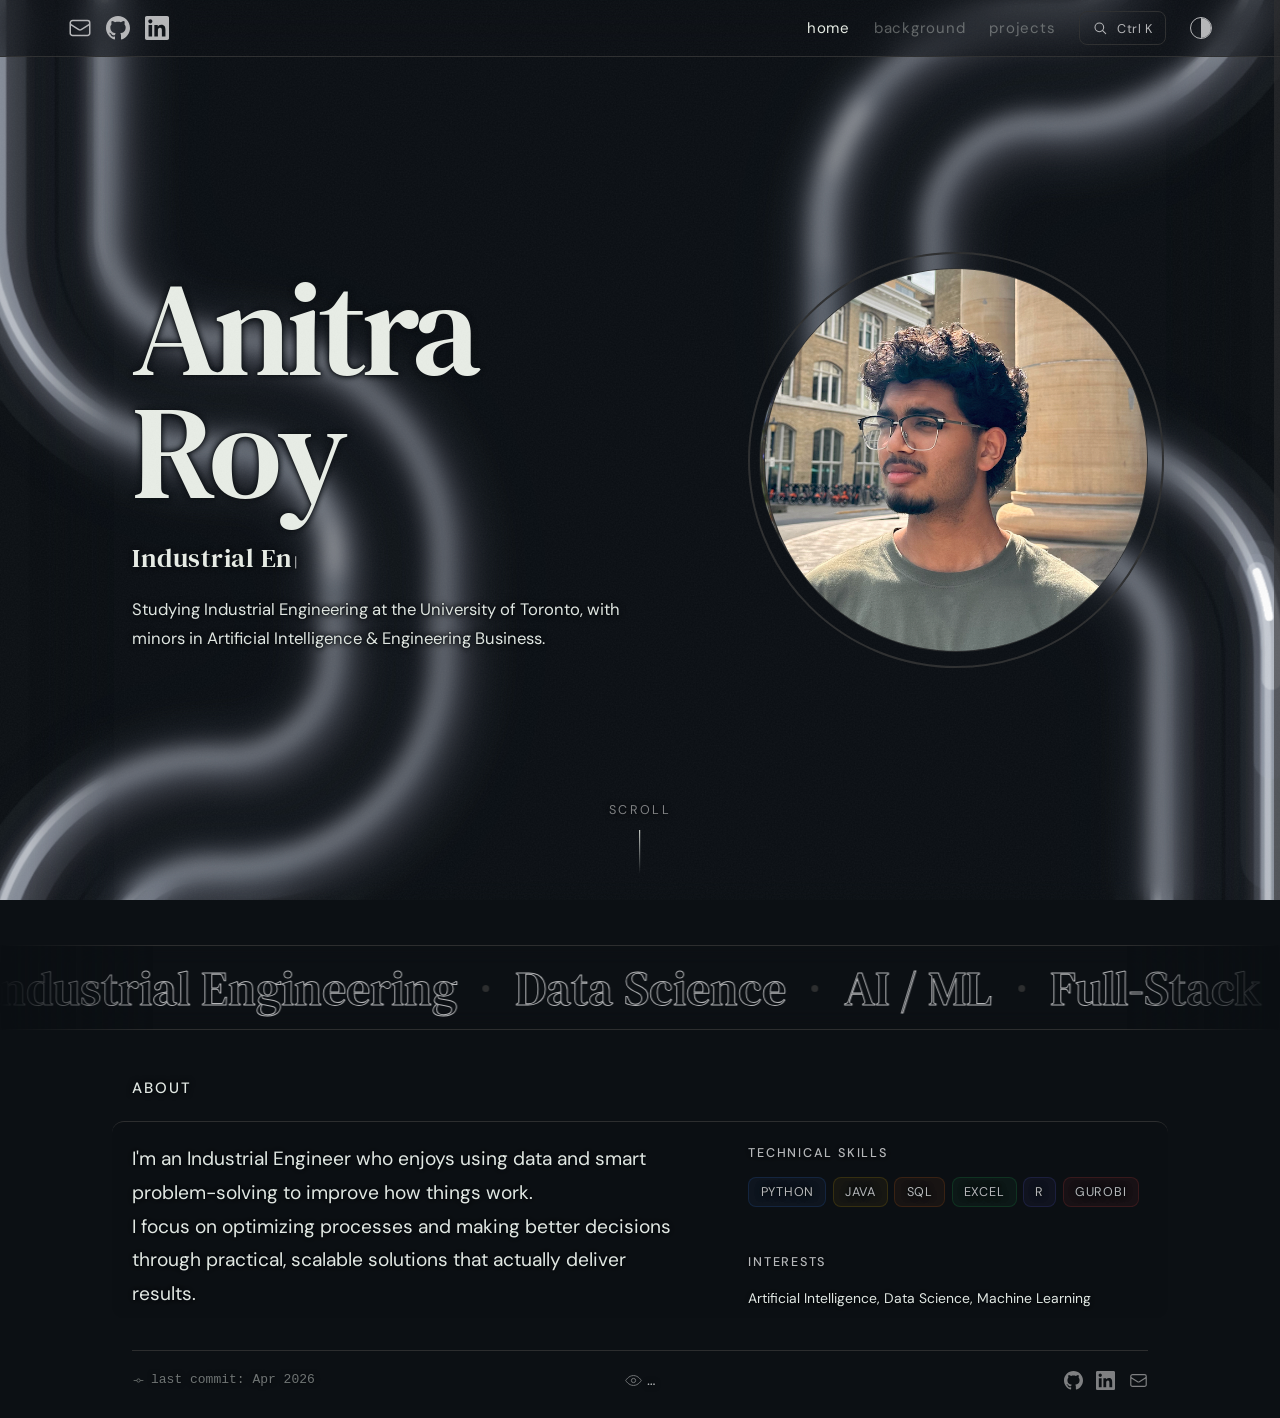
<file: index.html>
<!DOCTYPE html>
<html lang="en">
<head>
  <meta charset="UTF-8" />
  <meta name="viewport" content="width=device-width, initial-scale=1" />
  <title>Anitra Roy</title>
  <link rel="icon" href="/favicon.ico" sizes="any">
  <link rel="icon" type="image/svg+xml" href="images/logo.svg">
  <link rel="stylesheet" href="styles/style.css" />
  <link rel="stylesheet" href="/styles/immersive.css" />
  <link rel="preconnect" href="https://fonts.googleapis.com" />
  <link rel="preconnect" href="https://fonts.gstatic.com" crossorigin />
  <link href="https://fonts.googleapis.com/css2?family=DM+Serif+Text:ital@0;1&family=DM+Sans:wght@400;500;600&display=swap" rel="stylesheet">
  <script>
    (function() {
      if (localStorage.getItem('theme') === 'light') document.documentElement.classList.add('light');
    })();
  </script>
  <script src="/scripts/immersive.js"></script>
</head>

<div class="cursor-dot"></div>

<body>
  <canvas id="bg-mesh" aria-hidden="true"></canvas>
  
  <!-- SCROLL PROGRESS -->
  <div class="scroll-progress-track">
    <div class="scroll-progress-fill" id="scroll-progress-fill"></div>
  </div>

  <!-- NAVBAR -->
  <nav class="site-nav">
    <div class="nav-inner">
      <div class="nav-socials">
        <a href="mailto:royanitra04@gmail.com" class="nav-social-link" aria-label="Email">
          <svg xmlns="http://www.w3.org/2000/svg" fill="none" viewBox="0 0 24 24" stroke-width="1.5" stroke="currentColor"><path stroke-linecap="round" stroke-linejoin="round" d="M21.75 6.75v10.5a2.25 2.25 0 01-2.25 2.25h-15a2.25 2.25 0 01-2.25-2.25V6.75m19.5 0A2.25 2.25 0 0019.5 4.5h-15a2.25 2.25 0 00-2.25 2.25m19.5 0v.243a2.25 2.25 0 01-1.07 1.916l-7.5 4.615a2.25 2.25 0 01-2.36 0L3.32 8.91a2.25 2.25 0 01-1.07-1.916V6.75" /></svg>
        </a>
        <a href="https://github.com/AnitraRoy" target="_blank" rel="noopener noreferrer" class="nav-social-link" aria-label="GitHub">
          <svg xmlns="http://www.w3.org/2000/svg" viewBox="0 0 24 24" fill="currentColor"><path d="M12 0c-6.626 0-12 5.373-12 12 0 5.302 3.438 9.8 8.207 11.387.599.111.793-.261.793-.577v-2.234c-3.338.726-4.033-1.416-4.033-1.416-.546-1.387-1.333-1.756-1.333-1.756-1.089-.745.083-.729.083-.729 1.205.084 1.839 1.237 1.839 1.237 1.07 1.834 2.807 1.304 3.492.997.107-.775.418-1.305.762-1.604-2.665-.305-5.467-1.334-5.467-5.931 0-1.311.469-2.381 1.236-3.221-.124-.303-.535-1.524.117-3.176 0 0 1.008-.322 3.301 1.23.957-.266 1.983-.399 3.003-.404 1.02.005 2.047.138 3.006.404 2.291-1.552 3.297-1.23 3.297-1.23.653 1.653.242 2.874.118 3.176.77.84 1.235 1.911 1.235 3.221 0 4.609-2.807 5.624-5.479 5.921.43.372.823 1.102.823 2.222v3.293c0 .319.192.694.801.576 4.765-1.589 8.199-6.086 8.199-11.386 0-6.627-5.373-12-12-12z"/></svg>
        </a>
        <a href="https://linkedin.com/in/AnitraRoy" target="_blank" rel="noopener noreferrer" class="nav-social-link" aria-label="LinkedIn">
          <svg xmlns="http://www.w3.org/2000/svg" viewBox="0 0 24 24" fill="currentColor"><path d="M20.447 20.452h-3.554v-5.569c0-1.328-.027-3.037-1.852-3.037-1.853 0-2.136 1.445-2.136 2.939v5.667H9.351V9h3.414v1.561h.046c.477-.9 1.637-1.85 3.37-1.85 3.601 0 4.267 2.37 4.267 5.455v6.286zM5.337 7.433c-1.144 0-2.063-.926-2.063-2.065 0-1.138.92-2.063 2.063-2.063 1.14 0 2.064.925 2.064 2.063 0 1.139-.925 2.065-2.064 2.065zm1.782 13.019H3.555V9h3.564v11.452zM22.225 0H1.771C.792 0 0 .774 0 1.729v20.542C0 23.227.792 24 1.771 24h20.451C23.2 24 24 23.227 24 22.271V1.729C24 .774 23.2 0 22.222 0h.003z"/></svg>
        </a>
      </div>
      <div class="nav-right-group">
        <ul class="nav-links">
          <li><a href="#home" class="nav-link active">home</a></li>
          <li><a href="/background" class="nav-link">background</a></li>
          <li><a href="/projects" class="nav-link">projects</a></li>
        </ul>
        <button id="theme-toggle" class="theme-btn" aria-label="Toggle theme"></button>
        <!-- mobile nav version -->
        <button class="nav-toggle" aria-label="Open menu">
          ☰
        </button>
      </div>
    </div>
  </nav>

  <div class="wrap">
    <main>

      <!-- HERO -->
      <section id="home" class="hero-section page-enter">
        <div class="hero-layout">
          <div class="hero-text">
            <h1 class="display-name" id="display-name">Anitra Roy</h1>
            <p class="tagline">
              <span class="tagline-title" id="typed-tagline"></span><span class="cursor-blink">|</span>
            </p>
            <p class="bio">
              Studying Industrial Engineering at the University of Toronto,
              with minors in Artificial Intelligence &amp; Engineering Business.
            </p>
          </div>
          <div class="hero-carousel">
            <div class="carousel">
              <img src="images/about.png" alt="Anitra Roy" class="carousel-image active" />
              <img src="images/about2.png" alt="Anitra Roy" class="carousel-image" />
              <img src="images/about3.png" alt="Anitra Roy" class="carousel-image" />
              <img src="images/about4.png" alt="Anitra Roy" class="carousel-image" />
            </div>
          </div>
        </div>
      </section>

      <!-- ABOUT -->
      <section id="about" class="page-enter" style="animation-delay:110ms;">
        <h2 class="section-label">About</h2>
        <div class="about-text-only fade-in" style="border-top: 1px solid var(--border); padding-top: 1.25rem;">
          <p>
            I&apos;m an Industrial Engineer who enjoys using data and smart 
            problem-solving to improve how things work. <br> I focus on optimizing 
            processes and making better decisions through practical, scalable 
            solutions that actually deliver results.
          </p>
          <div class="skills-block">
            <p class="skill-label">Technical Skills</p>
            <div class="skill-pills">
              <span class="skill-pill" style="--pill-color: 59,130,246;">Python</span>
              <span class="skill-pill" style="--pill-color: 234,179,8;">Java</span>
              <span class="skill-pill" style="--pill-color: 249,115,22;">SQL</span>
              <span class="skill-pill" style="--pill-color: 34,197,94;">Excel</span>
              <span class="skill-pill" style="--pill-color: 99,102,241;">R</span>
              <span class="skill-pill" style="--pill-color: 239,68,68;">Gurobi</span>
            </div>
          </div>
          <div class="skills-block">
            <p class="skill-label">Interests</p>
            <p class="skills-line"> Artificial Intelligence, Data Science, Machine Learning</p>
          </div>
        </div>
      </section>

    </main>

    <!-- FOOTER -->
    <footer class="site-footer">
      <span class="footer-commit" id="footer-commit">
        <svg class="commit-icon" viewBox="0 0 24 24" fill="none" stroke="currentColor" stroke-width="1.5"><circle cx="12" cy="12" r="3"/><line x1="3" y1="12" x2="9" y2="12"/><line x1="15" y1="12" x2="21" y2="12"/></svg>
        <span id="commit-label">loading...</span>
      </span>

      <!-- view counter (via GoatCounter) -->
      <div class="view-counter">
        <svg class="eye-icon" viewBox="0 0 24 24" fill="none" stroke="currentColor">
          <path d="M1 12C1 12 5 5 12 5C19 5 23 12 23 12C23 12 19 19 12 19C5 19 1 12 1 12Z"/>
          <circle cx="12" cy="12" r="3"/>
        </svg>
        <span id="gc-count">…</span>
      </div>

      <div class="footer-socials">
        <a href="https://github.com/AnitraRoy" target="_blank" rel="noopener noreferrer" class="footer-social-link" aria-label="GitHub">
          <svg xmlns="http://www.w3.org/2000/svg" viewBox="0 0 24 24" fill="currentColor"><path d="M12 0c-6.626 0-12 5.373-12 12 0 5.302 3.438 9.8 8.207 11.387.599.111.793-.261.793-.577v-2.234c-3.338.726-4.033-1.416-4.033-1.416-.546-1.387-1.333-1.756-1.333-1.756-1.089-.745.083-.729.083-.729 1.205.084 1.839 1.237 1.839 1.237 1.07 1.834 2.807 1.304 3.492.997.107-.775.418-1.305.762-1.604-2.665-.305-5.467-1.334-5.467-5.931 0-1.311.469-2.381 1.236-3.221-.124-.303-.535-1.524.117-3.176 0 0 1.008-.322 3.301 1.23.957-.266 1.983-.399 3.003-.404 1.02.005 2.047.138 3.006.404 2.291-1.552 3.297-1.23 3.297-1.23.653 1.653.242 2.874.118 3.176.77.84 1.235 1.911 1.235 3.221 0 4.609-2.807 5.624-5.479 5.921.43.372.823 1.102.823 2.222v3.293c0 .319.192.694.801.576 4.765-1.589 8.199-6.086 8.199-11.386 0-6.627-5.373-12-12-12z"/></svg>
        </a>
        <a href="https://linkedin.com/in/AnitraRoy" target="_blank" rel="noopener noreferrer" class="footer-social-link" aria-label="LinkedIn">
          <svg xmlns="http://www.w3.org/2000/svg" viewBox="0 0 24 24" fill="currentColor"><path d="M20.447 20.452h-3.554v-5.569c0-1.328-.027-3.037-1.852-3.037-1.853 0-2.136 1.445-2.136 2.939v5.667H9.351V9h3.414v1.561h.046c.477-.9 1.637-1.85 3.37-1.85 3.601 0 4.267 2.37 4.267 5.455v6.286zM5.337 7.433c-1.144 0-2.063-.926-2.063-2.065 0-1.138.92-2.063 2.063-2.063 1.14 0 2.064.925 2.064 2.063 0 1.139-.925 2.065-2.064 2.065zm1.782 13.019H3.555V9h3.564v11.452zM22.225 0H1.771C.792 0 0 .774 0 1.729v20.542C0 23.227.792 24 1.771 24h20.451C23.2 24 24 23.227 24 22.271V1.729C24 .774 23.2 0 22.222 0h.003z"/></svg>
        </a>
        <a href="mailto:royanitra04@gmail.com" class="footer-social-link" aria-label="Email">
          <svg xmlns="http://www.w3.org/2000/svg" fill="none" viewBox="0 0 24 24" stroke-width="1.5" stroke="currentColor"><path stroke-linecap="round" stroke-linejoin="round" d="M21.75 6.75v10.5a2.25 2.25 0 01-2.25 2.25h-15a2.25 2.25 0 01-2.25-2.25V6.75m19.5 0A2.25 2.25 0 0019.5 4.5h-15a2.25 2.25 0 00-2.25 2.25m19.5 0v.243a2.25 2.25 0 01-1.07 1.916l-7.5 4.615a2.25 2.25 0 01-2.36 0L3.32 8.91a2.25 2.25 0 01-1.07-1.916V6.75" /></svg>
        </a>
      </div>
    </footer>
  </div>

  <script src="scripts/main.js"></script>

  <!-- GoatCounter -->
  <script data-goatcounter="https://anitraroy.goatcounter.com/count"
        async src="https://gc.zgo.at/count.js"></script>

  <script>
    var r = new XMLHttpRequest();
    r.addEventListener('load', function() {
      document.querySelector('#gc-count').innerText = JSON.parse(this.responseText).count;
    });
    r.open('GET', 'https://anitraroy.goatcounter.com/counter/TOTAL.json');
    r.send();
  </script>

</body>
</html>
</file>
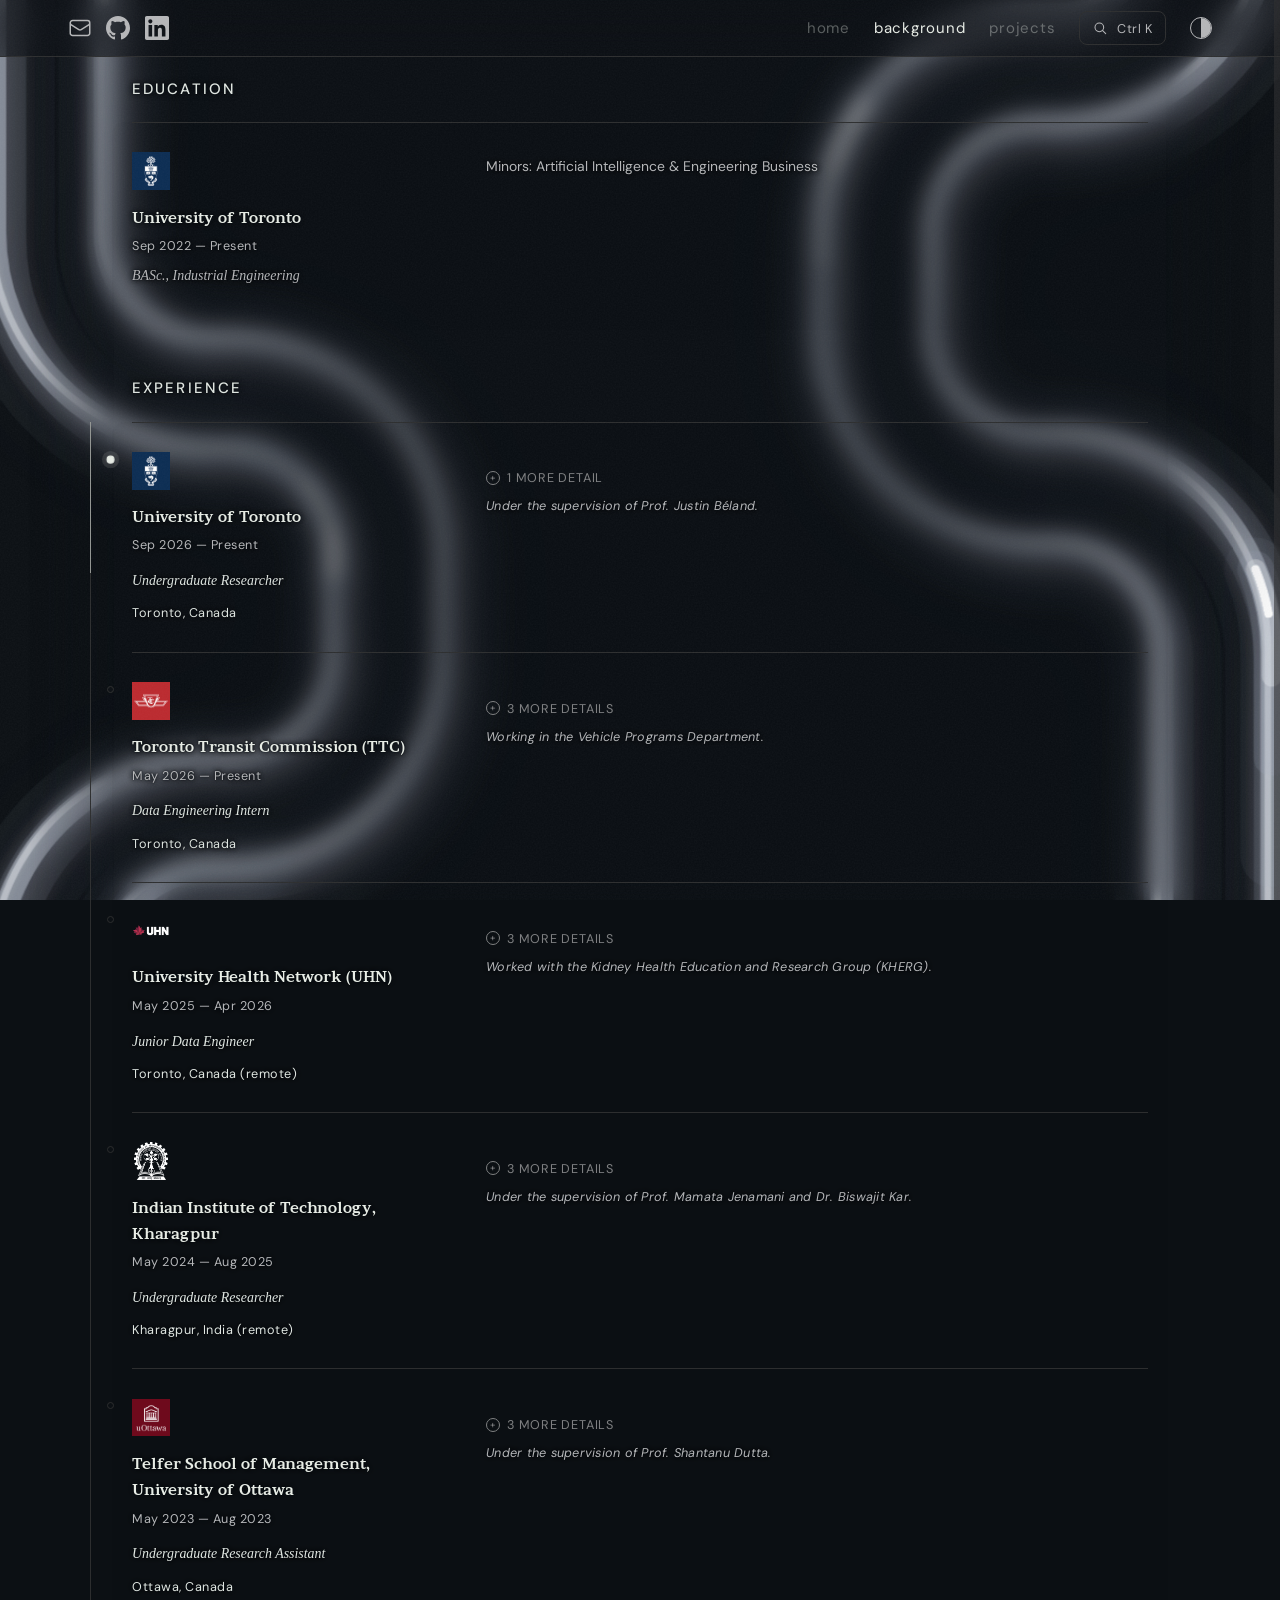
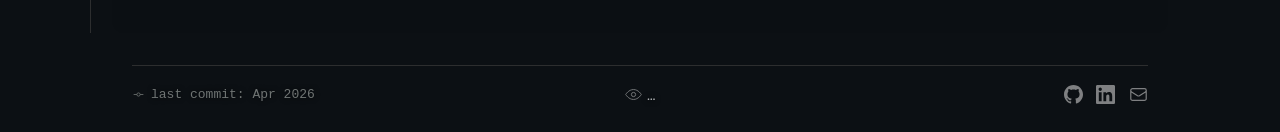
<file: background/index.html>
<!DOCTYPE html>
<html lang="en">
<head>
  <meta charset="UTF-8" />
  <meta name="viewport" content="width=device-width, initial-scale=1" />
  <title>Projects — Anitra Roy</title>
  <link rel="icon" href="/favicon.ico" sizes="any">
  <link rel="icon" type="image/svg+xml" href="images/logo.svg">
  <link rel="stylesheet" href="/styles/style.css" />
  <link rel="stylesheet" href="/styles/immersive.css" />
  <link rel="preconnect" href="https://fonts.googleapis.com" />
  <link rel="preconnect" href="https://fonts.gstatic.com" crossorigin />
  <link href="https://fonts.googleapis.com/css2?family=Brawler&family=DM+Sans:wght@400;500;600&display=swap" rel="stylesheet">
  <script>
    (function() {
      if (localStorage.getItem('theme') === 'light') document.documentElement.classList.add('light');
    })();
  </script>
  <script src="/scripts/immersive.js"></script>
</head>

<div class="cursor-dot"></div>

<body>
  <canvas id="bg-mesh" aria-hidden="true"></canvas>

  <!-- SCROLL PROGRESS -->
  <div class="scroll-progress-track">
    <div class="scroll-progress-fill" id="scroll-progress-fill"></div>
  </div>

  <!-- NAVBAR -->
  <nav class="site-nav">
    <div class="nav-inner">

      <div class="nav-socials">
        <a href="mailto:royanitra04@gmail.com" class="nav-social-link" aria-label="Email">
          <svg xmlns="http://www.w3.org/2000/svg" fill="none" viewBox="0 0 24 24" stroke-width="1.5" stroke="currentColor"><path stroke-linecap="round" stroke-linejoin="round" d="M21.75 6.75v10.5a2.25 2.25 0 01-2.25 2.25h-15a2.25 2.25 0 01-2.25-2.25V6.75m19.5 0A2.25 2.25 0 0019.5 4.5h-15a2.25 2.25 0 00-2.25 2.25m19.5 0v.243a2.25 2.25 0 01-1.07 1.916l-7.5 4.615a2.25 2.25 0 01-2.36 0L3.32 8.91a2.25 2.25 0 01-1.07-1.916V6.75" /></svg>
        </a>

        <a href="https://github.com/AnitraRoy" target="_blank" rel="noopener noreferrer" class="nav-social-link" aria-label="GitHub">
          <svg xmlns="http://www.w3.org/2000/svg" viewBox="0 0 24 24" fill="currentColor"><path d="M12 0c-6.626 0-12 5.373-12 12 0 5.302 3.438 9.8 8.207 11.387.599.111.793-.261.793-.577v-2.234c-3.338.726-4.033-1.416-4.033-1.416-.546-1.387-1.333-1.756-1.333-1.756-1.089-.745.083-.729.083-.729 1.205.084 1.839 1.237 1.839 1.237 1.07 1.834 2.807 1.304 3.492.997.107-.775.418-1.305.762-1.604-2.665-.305-5.467-1.334-5.467-5.931 0-1.311.469-2.381 1.236-3.221-.124-.303-.535-1.524.117-3.176 0 0 1.008-.322 3.301 1.23.957-.266 1.983-.399 3.003-.404 1.02.005 2.047.138 3.006.404 2.291-1.552 3.297-1.23 3.297-1.23.653 1.653.242 2.874.118 3.176.77.84 1.235 1.911 1.235 3.221 0 4.609-2.807 5.624-5.479 5.921.43.372.823 1.102.823 2.222v3.293c0 .319.192.694.801.576 4.765-1.589 8.199-6.086 8.199-11.386 0-6.627-5.373-12-12-12z"/></svg>
        </a>

        <a href="https://linkedin.com/in/AnitraRoy" target="_blank" rel="noopener noreferrer" class="nav-social-link" aria-label="LinkedIn">
          <svg xmlns="http://www.w3.org/2000/svg" viewBox="0 0 24 24" fill="currentColor"><path d="M20.447 20.452h-3.554v-5.569c0-1.328-.027-3.037-1.852-3.037-1.853 0-2.136 1.445-2.136 2.939v5.667H9.351V9h3.414v1.561h.046c.477-.9 1.637-1.85 3.37-1.85 3.601 0 4.267 2.37 4.267 5.455v6.286zM5.337 7.433c-1.144 0-2.063-.926-2.063-2.065 0-1.138.92-2.063 2.063-2.063 1.14 0 2.064.925 2.064 2.063 0 1.139-.925 2.065-2.064 2.065zm1.782 13.019H3.555V9h3.564v11.452zM22.225 0H1.771C.792 0 0 .774 0 1.729v20.542C0 23.227.792 24 1.771 24h20.451C23.2 24 24 23.227 24 22.271V1.729C24 .774 23.2 0 22.222 0h.003z"/></svg>
        </a>
      </div>

      <div class="nav-right-group">
        <ul class="nav-links">
          <li><a href="/" class="nav-link">home</a></li>
          <li><a href="/background" class="nav-link active">background</a></li>
          <li><a href="/projects" class="nav-link">projects</a></li>
        </ul>

        <button id="theme-toggle" class="theme-btn" aria-label="Toggle theme"></button>
        <!-- mobile nav version -->
        <button class="nav-toggle" aria-label="Open menu">
          ☰
        </button>

      </div>
    </div>
  </nav>

  <!-- PAGE CONTENT -->
  <div class="wrap">
    <main>

      <!-- EDUCATION -->
      <section id="background" class="page-enter" style="animation-delay:210ms">
        <h2 class="section-label">Education</h2>
        <div class="entry-list">
          <div class="entry-row fade-in">
            <div class="entry-logo">
              <img class="theme-aware-logo" data-dark="/images/logos/uoft-dark.png" data-light="/images/logos/uoft.png" src="/images/logos/uoft-dark.png" alt="University of Toronto" />
            </div>
            <div class="entry-body">
              <div class="entry-top">
                <span class="entry-title">University of Toronto</span>
                <span class="entry-date">Sep 2022 — Present</span>
              </div>
              <p class="entry-role">BASc., Industrial Engineering</p>
              <p class="entry-detail">Minors: Artificial Intelligence &amp; Engineering Business</p>
            </div>
          </div>
        </div>
      </section>

      <!-- EXPERIENCE -->
      <section id="experience" class="page-enter" style="animation-delay:310ms">
        <h2 class="section-label">Experience</h2>
        <div class="entry-list">

          <div class="entry-row fade-in">
            <div class="entry-logo">
              <img class="theme-aware-logo" data-dark="/images/logos/uoft-dark.png" data-light="/images/logos/uoft.png" src="/images/logos/uoft-dark.png" alt="University of Toronto" />
            </div>
            <div class="entry-body">
              <div class="entry-top">
                <span class="entry-title">University of Toronto</span>
                <span class="entry-date">Sep 2026 — Present</span>
              </div>
              <div class="entry-meta">
                <span class="entry-role">Undergraduate Researcher</span>
                <span class="entry-location">Toronto, Canada</span>
              </div>
              <ul class="entry-bullets">
                <li>Developing an active curriculum reinforcement learning framework to optimize autonomous agent decision-making under stochastic environmental uncertainty.</li>
              </ul>
              <p class="entry-note">Under the supervision of Prof. Justin Béland.</p>
            </div>
          </div>
          
          <div class="entry-row fade-in">
            <div class="entry-logo">
              <img class="theme-aware-logo" data-dark="/images/logos/ttc-dark.png" data-light="/images/logos/ttc.png" src="/images/logos/ttc-dark.png" alt="TTC" />
            </div>
            <div class="entry-body">
              <div class="entry-top">
                <span class="entry-title">Toronto Transit Commission (TTC)</span>
                <span class="entry-date">May 2026 — Present</span>
              </div>
              <div class="entry-meta">
                <span class="entry-role">Data Engineering Intern</span>
                <span class="entry-location">Toronto, Canada</span>
              </div>
              <ul class="entry-bullets">
                <li>Migrated legacy Python infrastructure to Azure Databricks, building PySpark ETL pipelines over Delta Lake gold-layer fleet datasets; cut runtime by 86%.</li>
                <li>Engineered dimensional data models from raw sensor streams to track 14+ KPIs used for executive investment decisions.</li>
                <li>Resolved 5+ critical KPI logic discrepancies using SQL root-cause analysis, identifying 2.5% in data errors and reducing cost misreporting by 4%.</li>
              </ul>
              <p class="entry-note">Working in the Vehicle Programs Department.</p>
            </div>
          </div>

          <div class="entry-row fade-in">
            <div class="entry-logo">
              <img class="theme-aware-logo" data-dark="/images/logos/uhn-dark.png" data-light="/images/logos/uhn.png" src="/images/logos/uhn-dark.png" alt="UHN" />
            </div>
            <div class="entry-body">
              <div class="entry-top">
                <span class="entry-title">University Health Network (UHN)</span>
                <span class="entry-date">May 2025 — Apr 2026</span>
              </div>
              <div class="entry-meta">
                <span class="entry-role">Junior Data Engineer</span>
                <span class="entry-location">Toronto, Canada (remote)</span>
              </div>
              <ul class="entry-bullets">
                <li>Built automated Python ETL pipelines to ingest and clean monthly records, saving 40 hours of manual work per month.</li>
                <li>Implemented automated data quality checks (schema validation, null-handling) to ensure clean inputs for downstream statistical analysis.</li>
                <li>Consolidated 50K+ patient records across disparate CSV and Excel files into a unified Stata dataset formatted for downstream clinical research pipelines.</li>
              </ul>
              <p class="entry-note">Worked with the Kidney Health Education and Research Group (KHERG).</p>
            </div>
          </div>

          <div class="entry-row fade-in">
            <div class="entry-logo">
              <img class="theme-aware-logo" data-dark="/images/logos/iit-dark.png" data-light="/images/logos/iit.png" src="/images/logos/iit-dark.png" alt="IIT Kharagpur" />
            </div>
            <div class="entry-body">
              <div class="entry-top">
                <span class="entry-title">Indian Institute of Technology, Kharagpur</span>
                <span class="entry-date">May 2024 — Aug 2025</span>
              </div>
              <div class="entry-meta">
                <span class="entry-role">Undergraduate Researcher</span>
                <span class="entry-location">Kharagpur, India (remote)</span>
              </div>
              <ul class="entry-bullets">
                <li>Developed MILP models in Gurobi to optimize electric bus depot utilization and fleet routing across 18 routes in New Delhi, reducing operational costs by 15% and improving efficiency by 70%.</li>
                <li>Mapped real-world transit networks using OpenStreetMap and OSRM API to simulate and validate routing scenarios against operational constraints.</li>
                <li>Prepared structured technical reports and delivered weekly progress updates to academic supervisors at IIT Kharagpur.</li>
              </ul>
              <p class="entry-note">Under the supervision of Prof. Mamata Jenamani and Dr. Biswajit Kar.</p>
            </div>
          </div>

          <div class="entry-row fade-in">
            <div class="entry-logo">
              <img class="theme-aware-logo" data-dark="/images/logos/uo-dark.png" data-light="/images/logos/uo.png" src="/images/logos/uo-dark.png" alt="University of Ottawa" />
            </div>
            <div class="entry-body">
              <div class="entry-top">
                <span class="entry-title">Telfer School of Management, University of Ottawa</span>
                <span class="entry-date">May 2023 — Aug 2023</span>
              </div>
              <div class="entry-meta">
                <span class="entry-role">Undergraduate Research Assistant</span>
                <span class="entry-location">Ottawa, Canada</span>
              </div>
              <ul class="entry-bullets">
                <li>Conducted data-driven literature analysis of 40+ scholarly articles on supply chain management trends, synthesizing findings into a structured 7-page report highlighting cross-sector implications.</li>
                <li>Processed Bloomberg datasets and developed Stata scripts to analyze ESG metrics and CEO managerial ability across 15+ large firms.</li>
                <li>Supported ongoing research by compiling and cleaning structured datasets, maintaining version-controlled documentation for academic publication.</li>
              </ul>
              <p class="entry-note">Under the supervision of Prof. Shantanu Dutta.</p>
            </div>
          </div>

        </div>
      </section>

    </main>

  <!-- FOOTER -->
    <footer class="site-footer">
      <span class="footer-commit" id="footer-commit">
        <svg class="commit-icon" viewBox="0 0 24 24" fill="none" stroke="currentColor" stroke-width="1.5"><circle cx="12" cy="12" r="3"/><line x1="3" y1="12" x2="9" y2="12"/><line x1="15" y1="12" x2="21" y2="12"/></svg>
        <span id="commit-label">loading...</span>
      </span>

      <!-- view counter (via GoatCounter) -->
      <div class="view-counter">
        <svg class="eye-icon" viewBox="0 0 24 24" fill="none" stroke="currentColor">
          <path d="M1 12C1 12 5 5 12 5C19 5 23 12 23 12C23 12 19 19 12 19C5 19 1 12 1 12Z"/>
          <circle cx="12" cy="12" r="3"/>
        </svg>
        <span id="gc-count">…</span>
      </div>

      <div class="footer-socials">
        <a href="https://github.com/AnitraRoy" target="_blank" rel="noopener noreferrer" class="footer-social-link" aria-label="GitHub">
          <svg xmlns="http://www.w3.org/2000/svg" viewBox="0 0 24 24" fill="currentColor"><path d="M12 0c-6.626 0-12 5.373-12 12 0 5.302 3.438 9.8 8.207 11.387.599.111.793-.261.793-.577v-2.234c-3.338.726-4.033-1.416-4.033-1.416-.546-1.387-1.333-1.756-1.333-1.756-1.089-.745.083-.729.083-.729 1.205.084 1.839 1.237 1.839 1.237 1.07 1.834 2.807 1.304 3.492.997.107-.775.418-1.305.762-1.604-2.665-.305-5.467-1.334-5.467-5.931 0-1.311.469-2.381 1.236-3.221-.124-.303-.535-1.524.117-3.176 0 0 1.008-.322 3.301 1.23.957-.266 1.983-.399 3.003-.404 1.02.005 2.047.138 3.006.404 2.291-1.552 3.297-1.23 3.297-1.23.653 1.653.242 2.874.118 3.176.77.84 1.235 1.911 1.235 3.221 0 4.609-2.807 5.624-5.479 5.921.43.372.823 1.102.823 2.222v3.293c0 .319.192.694.801.576 4.765-1.589 8.199-6.086 8.199-11.386 0-6.627-5.373-12-12-12z"/></svg>
        </a>
        <a href="https://linkedin.com/in/AnitraRoy" target="_blank" rel="noopener noreferrer" class="footer-social-link" aria-label="LinkedIn">
          <svg xmlns="http://www.w3.org/2000/svg" viewBox="0 0 24 24" fill="currentColor"><path d="M20.447 20.452h-3.554v-5.569c0-1.328-.027-3.037-1.852-3.037-1.853 0-2.136 1.445-2.136 2.939v5.667H9.351V9h3.414v1.561h.046c.477-.9 1.637-1.85 3.37-1.85 3.601 0 4.267 2.37 4.267 5.455v6.286zM5.337 7.433c-1.144 0-2.063-.926-2.063-2.065 0-1.138.92-2.063 2.063-2.063 1.14 0 2.064.925 2.064 2.063 0 1.139-.925 2.065-2.064 2.065zm1.782 13.019H3.555V9h3.564v11.452zM22.225 0H1.771C.792 0 0 .774 0 1.729v20.542C0 23.227.792 24 1.771 24h20.451C23.2 24 24 23.227 24 22.271V1.729C24 .774 23.2 0 22.222 0h.003z"/></svg>
        </a>
        <a href="mailto:royanitra04@gmail.com" class="footer-social-link" aria-label="Email">
          <svg xmlns="http://www.w3.org/2000/svg" fill="none" viewBox="0 0 24 24" stroke-width="1.5" stroke="currentColor"><path stroke-linecap="round" stroke-linejoin="round" d="M21.75 6.75v10.5a2.25 2.25 0 01-2.25 2.25h-15a2.25 2.25 0 01-2.25-2.25V6.75m19.5 0A2.25 2.25 0 0019.5 4.5h-15a2.25 2.25 0 00-2.25 2.25m19.5 0v.243a2.25 2.25 0 01-1.07 1.916l-7.5 4.615a2.25 2.25 0 01-2.36 0L3.32 8.91a2.25 2.25 0 01-1.07-1.916V6.75" /></svg>
        </a>
      </div>
    </footer>
  </div>

  <script src="/scripts/main.js"></script>

  <!-- GoatCounter -->
  <script data-goatcounter="https://anitraroy.goatcounter.com/count"
        async src="https://gc.zgo.at/count.js"></script>

  <script>
    var r = new XMLHttpRequest();
    r.addEventListener('load', function() {
      document.querySelector('#gc-count').innerText = JSON.parse(this.responseText).count;
    });
    r.open('GET', 'https://anitraroy.goatcounter.com/counter/TOTAL.json');
    r.send();
  </script>

</body>
</html>
</file>
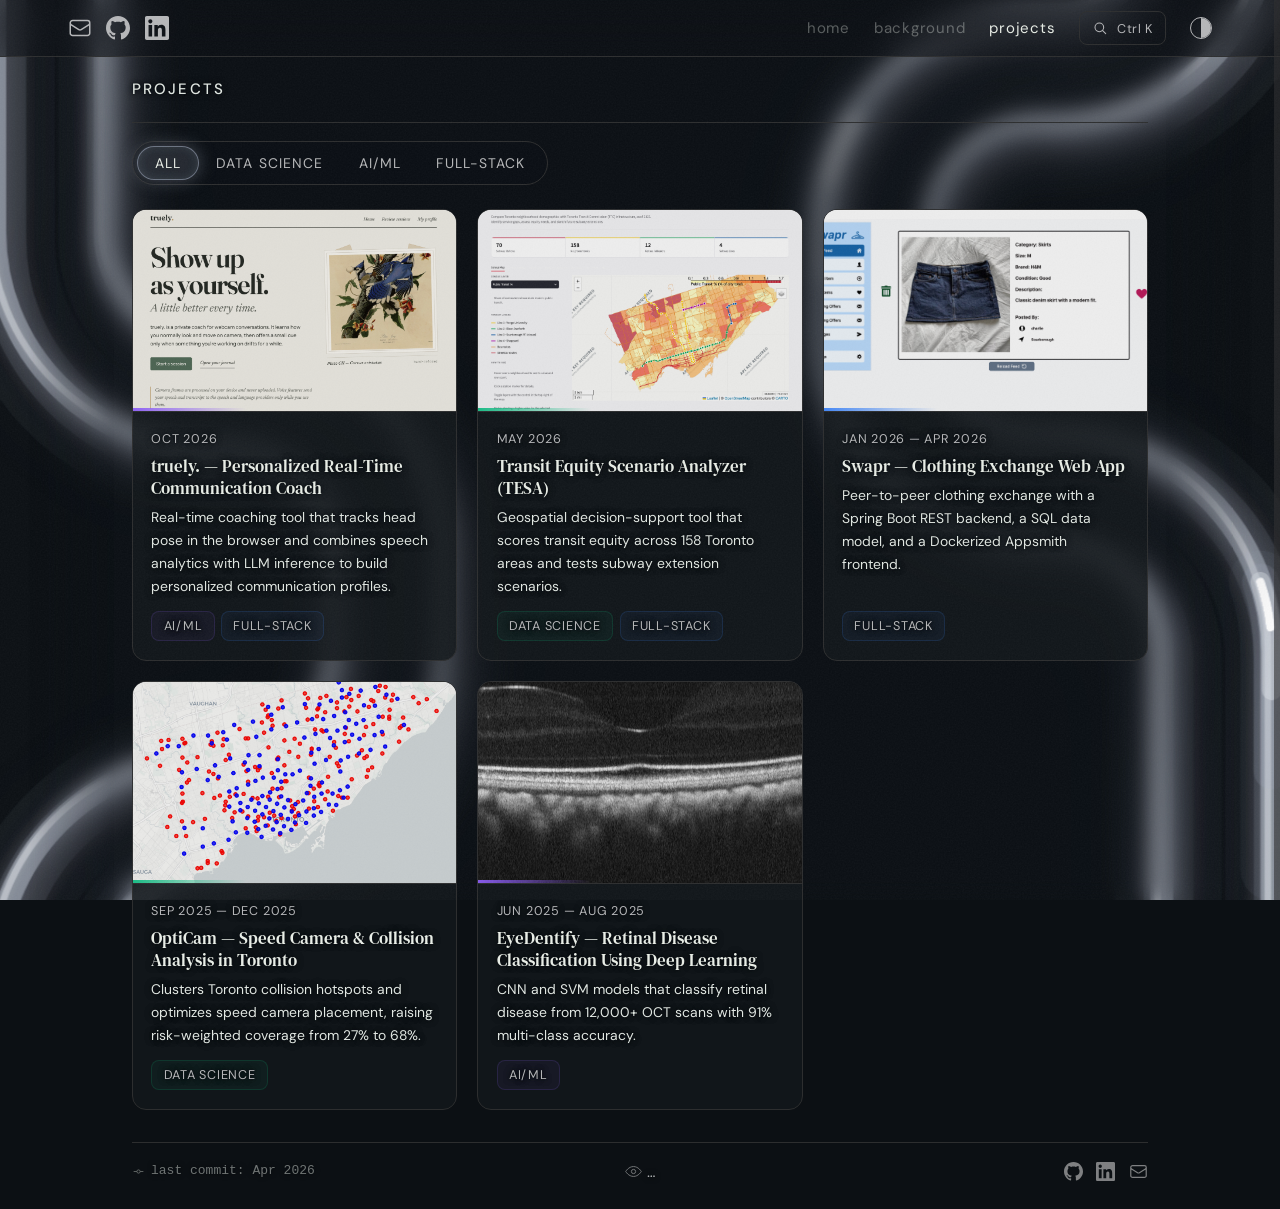
<file: projects/index.html>
<!DOCTYPE html>
<html lang="en">
<head>
  <meta charset="UTF-8" />
  <meta name="viewport" content="width=device-width, initial-scale=1" />
  <title>Projects — Anitra Roy</title>
  <link rel="icon" href="/favicon.ico" sizes="any">
  <link rel="icon" type="image/svg+xml" href="images/logo.svg">
  <link rel="stylesheet" href="/styles/style.css?v=20261031c" />
  <link rel="stylesheet" href="/styles/immersive.css" />
  <link rel="preconnect" href="https://fonts.googleapis.com" />
  <link rel="preconnect" href="https://fonts.gstatic.com" crossorigin />
  <link href="https://fonts.googleapis.com/css2?family=DM+Serif+Text&family=DM+Sans:wght@400;500;600&display=swap" rel="stylesheet">  <script>
    (function() {
      if (localStorage.getItem('theme') === 'light') document.documentElement.classList.add('light');
    })();
  </script>
  <script src="/scripts/immersive.js"></script>
</head>

<div class="cursor-dot"></div>

<body>
  <canvas id="bg-mesh" aria-hidden="true"></canvas>

  <!-- SCROLL PROGRESS -->
  <div class="scroll-progress-track">
    <div class="scroll-progress-fill" id="scroll-progress-fill"></div>
  </div>

  <!-- NAVBAR -->
  <nav class="site-nav">
    <div class="nav-inner">

      <div class="nav-socials">
        <a href="mailto:royanitra04@gmail.com" class="nav-social-link" aria-label="Email">
          <svg xmlns="http://www.w3.org/2000/svg" fill="none" viewBox="0 0 24 24" stroke-width="1.5" stroke="currentColor"><path stroke-linecap="round" stroke-linejoin="round" d="M21.75 6.75v10.5a2.25 2.25 0 01-2.25 2.25h-15a2.25 2.25 0 01-2.25-2.25V6.75m19.5 0A2.25 2.25 0 0019.5 4.5h-15a2.25 2.25 0 00-2.25 2.25m19.5 0v.243a2.25 2.25 0 01-1.07 1.916l-7.5 4.615a2.25 2.25 0 01-2.36 0L3.32 8.91a2.25 2.25 0 01-1.07-1.916V6.75" /></svg>
        </a>

        <a href="https://github.com/AnitraRoy" target="_blank" rel="noopener noreferrer" class="nav-social-link" aria-label="GitHub">
          <svg xmlns="http://www.w3.org/2000/svg" viewBox="0 0 24 24" fill="currentColor"><path d="M12 0c-6.626 0-12 5.373-12 12 0 5.302 3.438 9.8 8.207 11.387.599.111.793-.261.793-.577v-2.234c-3.338.726-4.033-1.416-4.033-1.416-.546-1.387-1.333-1.756-1.333-1.756-1.089-.745.083-.729.083-.729 1.205.084 1.839 1.237 1.839 1.237 1.07 1.834 2.807 1.304 3.492.997.107-.775.418-1.305.762-1.604-2.665-.305-5.467-1.334-5.467-5.931 0-1.311.469-2.381 1.236-3.221-.124-.303-.535-1.524.117-3.176 0 0 1.008-.322 3.301 1.23.957-.266 1.983-.399 3.003-.404 1.02.005 2.047.138 3.006.404 2.291-1.552 3.297-1.23 3.297-1.23.653 1.653.242 2.874.118 3.176.77.84 1.235 1.911 1.235 3.221 0 4.609-2.807 5.624-5.479 5.921.43.372.823 1.102.823 2.222v3.293c0 .319.192.694.801.576 4.765-1.589 8.199-6.086 8.199-11.386 0-6.627-5.373-12-12-12z"/></svg>
        </a>

        <a href="https://linkedin.com/in/AnitraRoy" target="_blank" rel="noopener noreferrer" class="nav-social-link" aria-label="LinkedIn">
          <svg xmlns="http://www.w3.org/2000/svg" viewBox="0 0 24 24" fill="currentColor"><path d="M20.447 20.452h-3.554v-5.569c0-1.328-.027-3.037-1.852-3.037-1.853 0-2.136 1.445-2.136 2.939v5.667H9.351V9h3.414v1.561h.046c.477-.9 1.637-1.85 3.37-1.85 3.601 0 4.267 2.37 4.267 5.455v6.286zM5.337 7.433c-1.144 0-2.063-.926-2.063-2.065 0-1.138.92-2.063 2.063-2.063 1.14 0 2.064.925 2.064 2.063 0 1.139-.925 2.065-2.064 2.065zm1.782 13.019H3.555V9h3.564v11.452zM22.225 0H1.771C.792 0 0 .774 0 1.729v20.542C0 23.227.792 24 1.771 24h20.451C23.2 24 24 23.227 24 22.271V1.729C24 .774 23.2 0 22.222 0h.003z"/></svg>
        </a>
      </div>

      <div class="nav-right-group">
        <ul class="nav-links">
          <li><a href="/" class="nav-link">home</a></li>
          <li><a href="/background" class="nav-link">background</a></li>
          <li><a href="/projects" class="nav-link active">projects</a></li>
        </ul>

        <button id="theme-toggle" class="theme-btn" aria-label="Toggle theme"></button>
        <!-- mobile nav version -->
        <button class="nav-toggle" aria-label="Open menu">
          ☰
        </button>

      </div>
    </div>
  </nav>

  <!-- PAGE CONTENT -->
  <div class="wrap">
    <main>

      <!-- PROJECTS -->
      <section id="projects" class="page-enter" style="animation-delay:410ms">
        <h2 class="section-label">Projects</h2>

        <div class="project-filters" id="project-filters">
          <button class="filter-btn active" data-filter="all">all</button>
          <button class="filter-btn" data-filter="data-science" style="--pill-color: 16,185,129;">Data Science</button>
          <button class="filter-btn" data-filter="ai-ml" style="--pill-color: 139,92,246;">AI/ML</button>
          <button class="filter-btn" data-filter="full-stack" style="--pill-color: 59,130,246;">Full-Stack</button>
        </div>

        <div class="project-grid" id="project-grid">

          <article class="project-card fade-in" id="truely" data-tags="ai-ml full-stack" data-link="https://devpost.com/software/truely-bclmiq" data-cta="View on Devpost"
                   style="--cover-bg: #ffffff; --cover-fit: cover; --cover-pad: 0;">
            <div class="pc-cover">
              <img src="/projects/truely.png" alt="truely." loading="lazy" decoding="async" />
            </div>
            <div class="pc-body">
              <p class="pc-date">Oct 2026</p>
              <h3 class="pc-title">truely. — Personalized Real-Time Communication Coach</h3>
              <p class="pc-summary">Real-time coaching tool that tracks head pose in the browser and combines speech analytics with LLM inference to build personalized communication profiles.</p>
              <div class="project-tags">
                <span class="skill-pill" data-tag="ai-ml" style="--pill-color: 139,92,246;">AI/ML</span>
                <span class="skill-pill" data-tag="full-stack" style="--pill-color: 59,130,246;">Full-Stack</span>
              </div>
            </div>
            <div class="pc-detail" hidden>
              <ul class="entry-bullets">
              <li>Built an on-device, real-time computer vision pipeline using MediaPipe Face Landmarker to extract facial landmarks and estimate head pose from webcam streams, processing frames locally in the browser.</li>
              <li>Engineered a personalized behavioral detection system using exponential moving average (EMA) smoothing, adaptive per-user baselines, and z-score anomaly detection, with face-size and lighting quality gates to suppress false alerts.</li>
              <li>Integrated Apify, Cartesia, and Moss APIs to power web reference analysis, real-time speech transcription, AI voice coaching, and personalized communication insights.</li>
              </ul>
            </div>
            <button type="button" class="pc-open" aria-label="Open details for truely."></button>
          </article>

          <article class="project-card fade-in" id="tesa" data-short="TESA" data-tags="data-science full-stack" data-link="https://transitequityscenarioanalyzer.streamlit.app"
                   style="--cover-bg: #ffffff; --cover-fit: cover; --cover-pad: 0;">
            <div class="pc-cover">
              <img src="/projects/tesa.png" alt="TESA" loading="lazy" decoding="async" />
            </div>
            <div class="pc-body">
              <p class="pc-date">May 2026</p>
              <h3 class="pc-title">Transit Equity Scenario Analyzer (TESA)</h3>
              <p class="pc-summary">Geospatial decision-support tool that scores transit equity across 158 Toronto areas and tests subway extension scenarios.</p>
              <div class="project-tags">
                <span class="skill-pill" data-tag="data-science" style="--pill-color: 16,185,129;">Data Science</span>
                <span class="skill-pill" data-tag="full-stack" style="--pill-color: 59,130,246;">Full-Stack</span>
              </div>
            </div>
            <div class="pc-detail" hidden>
              <ul class="entry-bullets">
              <li>Built an end-to-end geospatial pipeline integrating GTFS transit feeds, census data, and geographic boundaries to compute accessibility scores across 158 areas in Toronto.</li>
              <li>Developed Transit Access, Need, and Equity Gap scoring models using 12 socioeconomic indicators and feature-engineering methods to identify underserved communities.</li>
              <li>Deployed an interactive decision-support tool using Streamlit and Folium to evaluate subway extension scenarios and measure equity impacts.</li>
              </ul>
            </div>
            <button type="button" class="pc-open" aria-label="Open details for Transit Equity Scenario Analyzer (TESA)"></button>
          </article>

          <article class="project-card fade-in" id="swapr" data-tags="full-stack" data-link="https://github.com/m4ggie/swapr" data-cta="View on GitHub"
                   style="--cover-bg: #ffffff; --cover-fit: cover; --cover-pad: 0;">
            <div class="pc-cover">
              <img src="/projects/swapr.png" alt="Swapr" loading="lazy" decoding="async" />
            </div>
            <div class="pc-body">
              <p class="pc-date">Jan 2026 — Apr 2026</p>
              <h3 class="pc-title">Swapr — Clothing Exchange Web App</h3>
              <p class="pc-summary">Peer-to-peer clothing exchange with a Spring Boot REST backend, a SQL data model, and a Dockerized Appsmith frontend.</p>
              <div class="project-tags">
                <span class="skill-pill" data-tag="full-stack" style="--pill-color: 59,130,246;">Full-Stack</span>
              </div>
            </div>
            <div class="pc-detail" hidden>
              <ul class="entry-bullets">
              <li>Built a scalable Spring Boot backend enabling peer-to-peer clothing exchanges, with RESTful APIs supporting item listings, image uploads, and transaction management.</li>
              <li>Designed structured data models and schema for efficient user and inventory tracking across a normalized SQL database.</li>
              <li>Deployed a Dockerized Appsmith frontend integrated with the backend API, enabling rapid UI iteration and seamless full-stack development.</li>
              </ul>
            </div>
            <button type="button" class="pc-open" aria-label="Open details for Swapr: Clothing Exchange Web App"></button>
          </article>

          <article class="project-card fade-in" id="opticam" data-tags="data-science ai-ml" data-link="https://github.com/AnitraRoy/OptiCam" data-cta="View on GitHub"
                   style="--cover-bg: #e9ecee; --cover-fit: cover; --cover-pad: 0;">
            <div class="pc-cover">
              <img src="/projects/opticam.png" alt="OptiCam" loading="lazy" decoding="async" />
            </div>
            <div class="pc-body">
              <p class="pc-date">Sep 2025 — Dec 2025</p>
              <h3 class="pc-title">OptiCam — Speed Camera &amp; Collision Analysis in Toronto</h3>
              <p class="pc-summary">Clusters Toronto collision hotspots and optimizes speed camera placement, raising risk-weighted coverage from 27% to 68%.</p>
              <div class="project-tags">
                <span class="skill-pill" data-tag="data-science" style="--pill-color: 16,185,129;">Data Science</span>
              </div>
            </div>
            <div class="pc-detail" hidden>
              <ul class="entry-bullets">
              <li>Engineered pipelines for 600k+ collision and roadway records using Python/Pandas and geospatial preprocessing to extract risk patterns.</li>
              <li>Applied DBSCAN, K-means, and Negative Binomial Regression using scikit-learn/statsmodels to identify high-risk hotspots.</li>
              <li>Optimized camera placement via a PuLP maximum-coverage model, increasing risk-weighted coverage from 27% to 68%.</li>
              </ul>
            </div>
            <button type="button" class="pc-open" aria-label="Open details for OptiCam: Speed Camera & Collision Analysis in Toronto"></button>
          </article>

          <article class="project-card fade-in" id="eyedentify" data-tags="ai-ml" data-link="https://github.com/AnitraRoy/EyeDentify" data-cta="View on GitHub"
                   style="--cover-bg: #1a1a1a; --cover-fit: cover; --cover-pad: 0;">
            <div class="pc-cover">
              <img src="/projects/eyedentify.jpg" alt="EyeDentify" loading="lazy" decoding="async" />
            </div>
            <div class="pc-body">
              <p class="pc-date">Jun 2025 — Aug 2025</p>
              <h3 class="pc-title">EyeDentify — Retinal Disease Classification Using Deep Learning</h3>
              <p class="pc-summary">CNN and SVM models that classify retinal disease from 12,000+ OCT scans with 91% multi-class accuracy.</p>
              <div class="project-tags">
                <span class="skill-pill" data-tag="ai-ml" style="--pill-color: 139,92,246;">AI/ML</span>
              </div>
            </div>
            <div class="pc-detail" hidden>
              <ul class="entry-bullets">
              <li>Developed SVM and CNN models (ResNet, VGG, AlexNet) on 12,000+ OCT scans using Python/PyTorch, achieving 91% multi-class accuracy.</li>
              <li>Accelerated model training with CUDA-enabled GPUs and systematic hyperparameter tuning, reducing training time by 78% while improving convergence stability.</li>
              <li>Evaluated model performance using accuracy, ROC-AUC, and confusion matrices, applying multi-class diagnostic validation to ensure scalable clinical classification.</li>
              </ul>
            </div>
            <button type="button" class="pc-open" aria-label="Open details for EyeDentify: Retinal Disease Classification Using Deep Learning"></button>
          </article>

        </div>
      </section>

    </main>

  <!-- FOOTER -->
    <footer class="site-footer">
      <span class="footer-commit" id="footer-commit">
        <svg class="commit-icon" viewBox="0 0 24 24" fill="none" stroke="currentColor" stroke-width="1.5"><circle cx="12" cy="12" r="3"/><line x1="3" y1="12" x2="9" y2="12"/><line x1="15" y1="12" x2="21" y2="12"/></svg>
        <span id="commit-label">loading...</span>
      </span>

      <!-- view counter (via GoatCounter) -->
      <div class="view-counter">
        <svg class="eye-icon" viewBox="0 0 24 24" fill="none" stroke="currentColor">
          <path d="M1 12C1 12 5 5 12 5C19 5 23 12 23 12C23 12 19 19 12 19C5 19 1 12 1 12Z"/>
          <circle cx="12" cy="12" r="3"/>
        </svg>
        <span id="gc-count">…</span>
      </div>

      <div class="footer-socials">
        <a href="https://github.com/AnitraRoy" target="_blank" rel="noopener noreferrer" class="footer-social-link" aria-label="GitHub">
          <svg xmlns="http://www.w3.org/2000/svg" viewBox="0 0 24 24" fill="currentColor"><path d="M12 0c-6.626 0-12 5.373-12 12 0 5.302 3.438 9.8 8.207 11.387.599.111.793-.261.793-.577v-2.234c-3.338.726-4.033-1.416-4.033-1.416-.546-1.387-1.333-1.756-1.333-1.756-1.089-.745.083-.729.083-.729 1.205.084 1.839 1.237 1.839 1.237 1.07 1.834 2.807 1.304 3.492.997.107-.775.418-1.305.762-1.604-2.665-.305-5.467-1.334-5.467-5.931 0-1.311.469-2.381 1.236-3.221-.124-.303-.535-1.524.117-3.176 0 0 1.008-.322 3.301 1.23.957-.266 1.983-.399 3.003-.404 1.02.005 2.047.138 3.006.404 2.291-1.552 3.297-1.23 3.297-1.23.653 1.653.242 2.874.118 3.176.77.84 1.235 1.911 1.235 3.221 0 4.609-2.807 5.624-5.479 5.921.43.372.823 1.102.823 2.222v3.293c0 .319.192.694.801.576 4.765-1.589 8.199-6.086 8.199-11.386 0-6.627-5.373-12-12-12z"/></svg>
        </a>
        <a href="https://linkedin.com/in/AnitraRoy" target="_blank" rel="noopener noreferrer" class="footer-social-link" aria-label="LinkedIn">
          <svg xmlns="http://www.w3.org/2000/svg" viewBox="0 0 24 24" fill="currentColor"><path d="M20.447 20.452h-3.554v-5.569c0-1.328-.027-3.037-1.852-3.037-1.853 0-2.136 1.445-2.136 2.939v5.667H9.351V9h3.414v1.561h.046c.477-.9 1.637-1.85 3.37-1.85 3.601 0 4.267 2.37 4.267 5.455v6.286zM5.337 7.433c-1.144 0-2.063-.926-2.063-2.065 0-1.138.92-2.063 2.063-2.063 1.14 0 2.064.925 2.064 2.063 0 1.139-.925 2.065-2.064 2.065zm1.782 13.019H3.555V9h3.564v11.452zM22.225 0H1.771C.792 0 0 .774 0 1.729v20.542C0 23.227.792 24 1.771 24h20.451C23.2 24 24 23.227 24 22.271V1.729C24 .774 23.2 0 22.222 0h.003z"/></svg>
        </a>
        <a href="mailto:royanitra04@gmail.com" class="footer-social-link" aria-label="Email">
          <svg xmlns="http://www.w3.org/2000/svg" fill="none" viewBox="0 0 24 24" stroke-width="1.5" stroke="currentColor"><path stroke-linecap="round" stroke-linejoin="round" d="M21.75 6.75v10.5a2.25 2.25 0 01-2.25 2.25h-15a2.25 2.25 0 01-2.25-2.25V6.75m19.5 0A2.25 2.25 0 0019.5 4.5h-15a2.25 2.25 0 00-2.25 2.25m19.5 0v.243a2.25 2.25 0 01-1.07 1.916l-7.5 4.615a2.25 2.25 0 01-2.36 0L3.32 8.91a2.25 2.25 0 01-1.07-1.916V6.75" /></svg>
        </a>
      </div>
    </footer>
  </div>

  <script src="/scripts/main.js?v=20261031c"></script>

  <!-- GoatCounter -->
  <script data-goatcounter="https://anitraroy.goatcounter.com/count"
        async src="https://gc.zgo.at/count.js"></script>

  <script>
    var r = new XMLHttpRequest();
    r.addEventListener('load', function() {
      document.querySelector('#gc-count').innerText = JSON.parse(this.responseText).count;
    });
    r.open('GET', 'https://anitraroy.goatcounter.com/counter/TOTAL.json');
    r.send();
  </script>

</body>
</html>
</file>
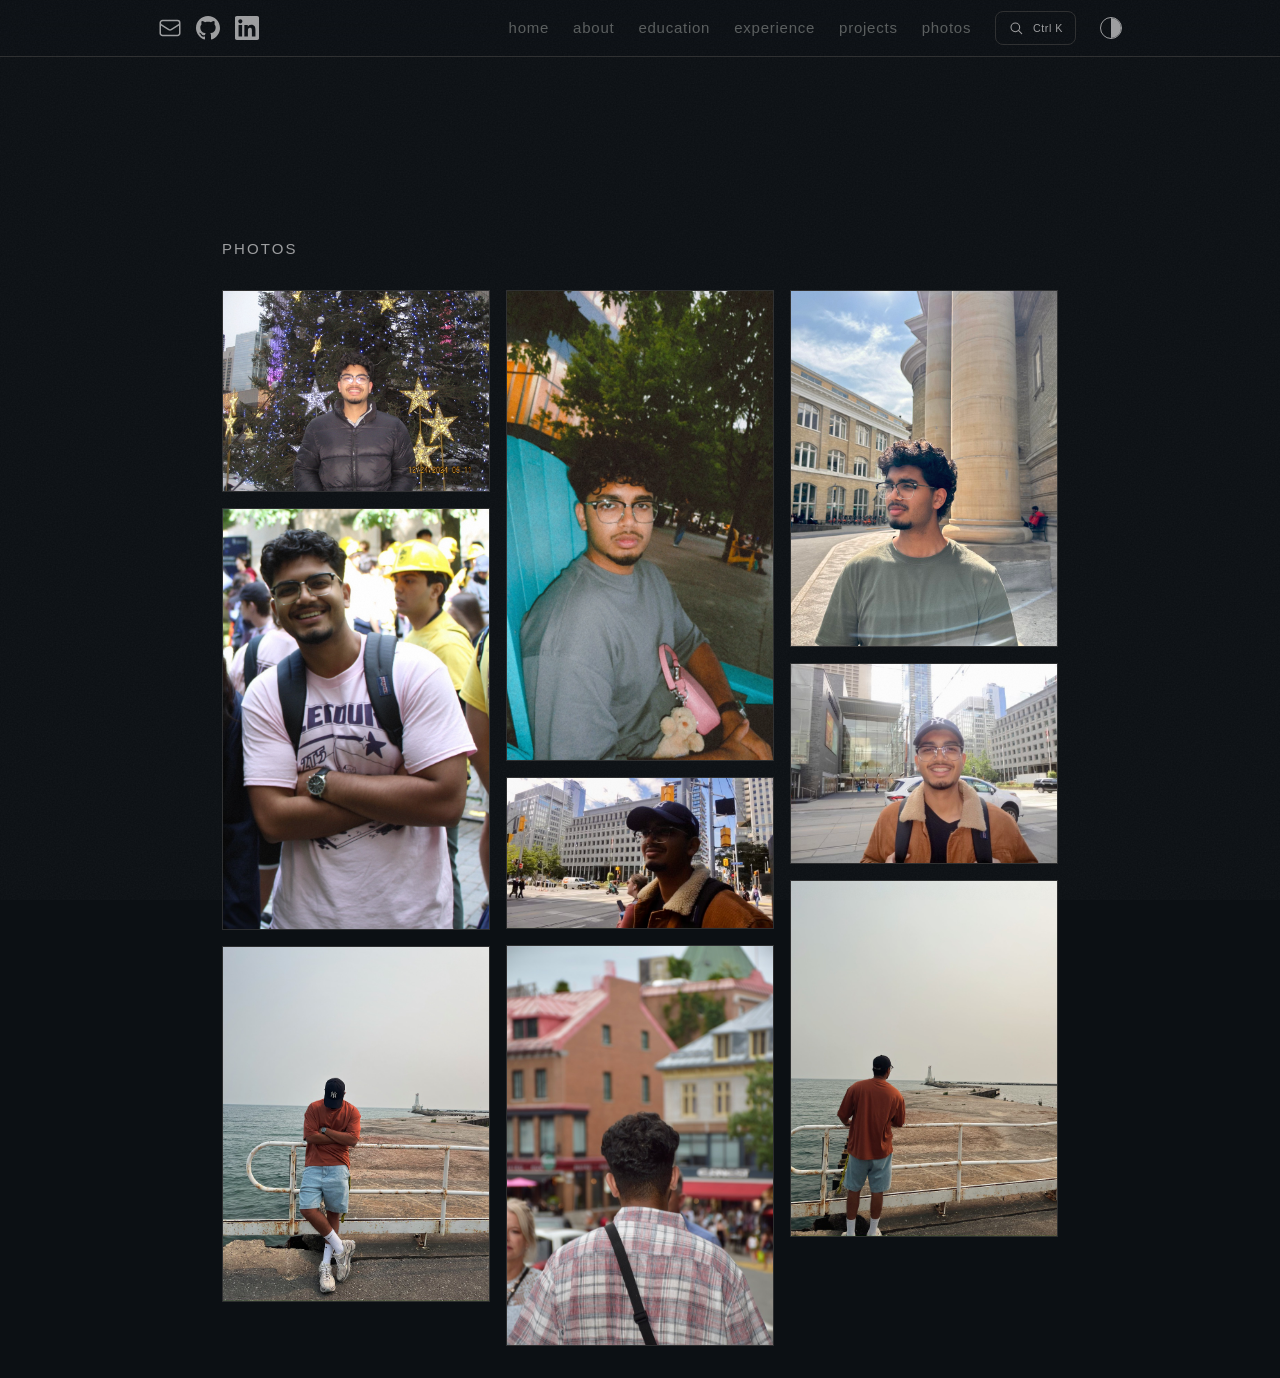
<file: photos.html>
<!DOCTYPE html>
<html lang="en">
<head>
  <meta charset="UTF-8" />
  <meta name="viewport" content="width=device-width, initial-scale=1" />
  <title>Photos — Anitra Roy</title>
  <link rel="icon" type="image/svg+xml" href="images/browser-light.svg" media="(prefers-color-scheme: light)">
  <link rel="icon" type="image/svg+xml" href="images/browser-dark.svg" media="(prefers-color-scheme: dark)">
  <link rel="stylesheet" href="styles/style.css" />
  <link rel="preconnect" href="https://fonts.googleapis.com" />
  <link rel="preconnect" href="https://fonts.gstatic.com" crossorigin />
  <link href="https://fonts.googleapis.com/css2?family=DM+Serif+Text:ital@0;1&display=swap" rel="stylesheet">
  <script>
    (function() {
      if (localStorage.getItem('theme') === 'light') document.documentElement.classList.add('light');
    })();
  </script>
</head>

<body>
  <canvas id="bg-dots" aria-hidden="true"></canvas>

  <!-- NAVBAR -->
  <nav class="site-nav">
    <div class="nav-inner">

      <div class="nav-socials">
        <a href="mailto:royanitra04@gmail.com" class="nav-social-link" aria-label="Email">
          <svg xmlns="http://www.w3.org/2000/svg" fill="none" viewBox="0 0 24 24" stroke-width="1.5" stroke="currentColor"><path stroke-linecap="round" stroke-linejoin="round" d="M21.75 6.75v10.5a2.25 2.25 0 01-2.25 2.25h-15a2.25 2.25 0 01-2.25-2.25V6.75m19.5 0A2.25 2.25 0 0019.5 4.5h-15a2.25 2.25 0 00-2.25 2.25m19.5 0v.243a2.25 2.25 0 01-1.07 1.916l-7.5 4.615a2.25 2.25 0 01-2.36 0L3.32 8.91a2.25 2.25 0 01-1.07-1.916V6.75" /></svg>
        </a>

        <a href="https://github.com/AnitraRoy" target="_blank" rel="noopener noreferrer" class="nav-social-link" aria-label="GitHub">
          <svg xmlns="http://www.w3.org/2000/svg" viewBox="0 0 24 24" fill="currentColor"><path d="M12 0c-6.626 0-12 5.373-12 12 0 5.302 3.438 9.8 8.207 11.387.599.111.793-.261.793-.577v-2.234c-3.338.726-4.033-1.416-4.033-1.416-.546-1.387-1.333-1.756-1.333-1.756-1.089-.745.083-.729.083-.729 1.205.084 1.839 1.237 1.839 1.237 1.07 1.834 2.807 1.304 3.492.997.107-.775.418-1.305.762-1.604-2.665-.305-5.467-1.334-5.467-5.931 0-1.311.469-2.381 1.236-3.221-.124-.303-.535-1.524.117-3.176 0 0 1.008-.322 3.301 1.23.957-.266 1.983-.399 3.003-.404 1.02.005 2.047.138 3.006.404 2.291-1.552 3.297-1.23 3.297-1.23.653 1.653.242 2.874.118 3.176.77.84 1.235 1.911 1.235 3.221 0 4.609-2.807 5.624-5.479 5.921.43.372.823 1.102.823 2.222v3.293c0 .319.192.694.801.576 4.765-1.589 8.199-6.086 8.199-11.386 0-6.627-5.373-12-12-12z"/></svg>
        </a>

        <a href="https://linkedin.com/in/AnitraRoy" target="_blank" rel="noopener noreferrer" class="nav-social-link" aria-label="LinkedIn">
          <svg xmlns="http://www.w3.org/2000/svg" viewBox="0 0 24 24" fill="currentColor"><path d="M20.447 20.452h-3.554v-5.569c0-1.328-.027-3.037-1.852-3.037-1.853 0-2.136 1.445-2.136 2.939v5.667H9.351V9h3.414v1.561h.046c.477-.9 1.637-1.85 3.37-1.85 3.601 0 4.267 2.37 4.267 5.455v6.286zM5.337 7.433c-1.144 0-2.063-.926-2.063-2.065 0-1.138.92-2.063 2.063-2.063 1.14 0 2.064.925 2.064 2.063 0 1.139-.925 2.065-2.064 2.065zm1.782 13.019H3.555V9h3.564v11.452zM22.225 0H1.771C.792 0 0 .774 0 1.729v20.542C0 23.227.792 24 1.771 24h20.451C23.2 24 24 23.227 24 22.271V1.729C24 .774 23.2 0 22.222 0h.003z"/></svg>
        </a>
      </div>

      <div class="nav-right-group">
        <ul class="nav-links">
          <li><a href="index.html" class="nav-link">home</a></li>
          <li><a href="index.html#about" class="nav-link">about</a></li>
          <li><a href="index.html#education" class="nav-link">education</a></li>
          <li><a href="index.html#experience" class="nav-link">experience</a></li>
          <li><a href="index.html#projects" class="nav-link">projects</a></li>
          <li><a href="photos.html" class="nav-link active">photos</a></li>
        </ul>

        <button id="theme-toggle" class="theme-btn" aria-label="Toggle theme"></button>
        <!-- mobile nav version -->
        <button class="nav-toggle" aria-label="Open menu">
          ☰
        </button>

      </div>
    </div>
  </nav>

  <!-- PAGE CONTENT -->
  <div class="wrap">
    <main>

      <section class="page-enter">
        <h2 class="section-label">Photos</h2>

        <div class="photos-grid">
          <img src="images/photos/img1.jpeg" alt="photo 1" />
          <img src="images/photos/img2.jpeg" alt="photo 2" />
          <img src="images/photos/img3.jpeg" alt="photo 3" />
          <img src="images/photos/img4.jpeg" alt="photo 4" />
          <img src="images/photos/img5.png" alt="photo 5" />
          <img src="images/photos/img6.jpeg" alt="photo 6" />
          <img src="images/photos/img7.jpeg" alt="photo 7" />
          <img src="images/photos/img8.png" alt="photo 8" />
          <img src="images/photos/img9.jpeg" alt="photo 9" />
        </div>

      </section>

    </main>
  </div>

  <script src="scripts/main.js"></script>
</body>
</html>
</file>
<file: styles/style.css>
/* -- Color tokens -- */
:root {
  --light-bg: oklch(94% 0.010 135);
  --dark-bg:  oklch(17% 0.010 250);

  --bg: var(--light-bg);
  --fg: var(--dark-bg);
  --muted:   oklch(50%   0.001 80);
  --subtle:  oklch(60%   0.001 80);
  --border:  oklch(80%   0.003 80);
  --dot:     oklch(83%   0.003 80);

  --font-display: 'DM Serif Text', serif;
  --font-text: 'DM Sans', sans-serif;

  --text-2xs: clamp(0.625rem,  0.61rem  + 0.075vw, 0.6875rem);
  --text-xs:  clamp(0.75rem,   0.73rem  + 0.1vw,   0.8125rem);
  --text-sm:  clamp(0.875rem,  0.85rem  + 0.125vw, 0.9375rem);
  --text-base:clamp(1rem,      0.975rem + 0.125vw, 1.0625rem);
  --text-lg:  clamp(1.375rem,  1.15rem  + 1.125vw, 1.875rem);
  --text-2xl: clamp(2.25rem,   1.9rem   + 1.75vw,  3.5rem);

  --max-w: 900px;
  --pad-x: clamp(1.25rem, 5vw, 2rem);

  --pill-bg-alpha: 0.05;
  --pill-border-alpha: 0.15;
}

/* Dark mode (default) */
html:not(.light) {
  --bg: var(--dark-bg);
  --fg: var(--light-bg);
  --muted:   oklch(70%   0.003 255);
  --subtle:  oklch(60%   0.003 255);
  --border:  oklch(30%   0.003 260);
  --dot:     oklch(33%   0.003 260);
}

/* -- Reset -- */
*, *::before, *::after { box-sizing: border-box; margin: 0; padding: 0; }

html {
  -webkit-font-smoothing: antialiased;
  -moz-osx-font-smoothing: grayscale;
  text-rendering: optimizeLegibility;
  scrollbar-gutter: stable;
  overflow-x: hidden;
  scroll-behavior: smooth;
  scroll-padding-top: 90px;
  scrollbar-width: none;
  cursor: none;
}

html.light {
  -webkit-font-smoothing: subpixel-antialiased;
  -moz-osx-font-smoothing: auto;
  --pill-bg-alpha: 0.1;
  --pill-border-alpha: 0.25;
}

body {
  background-color: var(--bg);
  color: var(--fg);
  font-family: var(--font-text);
  font-weight: 300;
  font-size: var(--text-base);
  line-height: 1.75;
  min-height: 100dvh;
  transition: background-color 350ms ease, color 350ms ease;
  overflow-x: hidden;
  cursor: none;
}

/* Subtle noise overlay */
body::after {
  content: '';
  position: fixed;
  inset: 0;
  pointer-events: none;
  z-index: 9999;
  opacity: 0.022;
  background-image: url("data:image/svg+xml,%3Csvg xmlns='http://www.w3.org/2000/svg' width='256' height='256'%3E%3Cfilter id='n'%3E%3CfeTurbulence type='fractalNoise' baseFrequency='0.65' numOctaves='4' stitchTiles='stitch'/%3E%3CfeColorMatrix type='saturate' values='0'/%3E%3C/filter%3E%3Crect width='256' height='256' filter='url(%23n)'/%3E%3C/svg%3E");
  background-size: 256px 256px;
}

html:not(.light) body::after { opacity: 0.045; }
::selection { background-color: var(--border); }
a { color: inherit; text-decoration: none; }
img, video { max-width: 100%; display: block; }

@media (hover: hover) and (pointer: fine) {
  html,
  body,
  a,
  button,
  [role="button"],
  .nav-link,
  .site-nav * {
    cursor: none !important;
  }

  .cursor-dot,
  .cursor-ring {
    display: block;
  }
}

html::-webkit-scrollbar {
  display: none;
}

/* -- Mesh canvas -- */
#bg-mesh {
  position: fixed;
  inset: 0;
  width: 100vw;
  height: 100dvh;
  pointer-events: none;
  z-index: 0;
  opacity: 0.85;
}

/* -- NAVBAR -- */
.site-nav {
  position: fixed;
  top: 0; left: 0; right: 0;
  z-index: 100;
  background-color: color-mix(in oklch, var(--bg) 60%, transparent);
  backdrop-filter: blur(14px);
  -webkit-backdrop-filter: blur(14px);
  border-bottom: 1px solid var(--border);
  padding: 0.7rem var(--pad-x);
  transition: background-color 350ms ease, border-color 350ms ease;
}

.nav-inner {
  max-width: calc(var(--max-w) + var(--pad-x) * 2);
  margin-inline: auto;
  display: flex;
  align-items: center;
  justify-content: space-between;
  gap: 1rem;
}

.nav-socials {
  display: flex;
  align-items: center;
  gap: 0.9rem;
}

.nav-social-link {
  display: flex;
  align-items: center;
  color: var(--muted);
  transition: color 200ms;
}
.nav-social-link:hover { color: var(--fg); }
.nav-social-link svg { width: 24px; height: 24px; }

.nav-right-group {
  display: flex;
  align-items: center;
  gap: 1.5rem;
}

.nav-links {
  list-style: none;
  display: flex;
  align-items: center;
  gap: 1.5rem;
}

.nav-link {
  font-size: var(--text-sm);
  color: var(--fg);
  letter-spacing: 0.05em;
  text-transform: lowercase;
  transition: opacity 200ms;
  opacity: 0.35;
}
.nav-link:hover { opacity: 0.7; }
.nav-link.active { opacity: 1; }

/* -- Theme toggle -- */
.theme-btn {
  width: 22px; height: 22px;
  border: 1.5px solid var(--muted);
  border-radius: 50%;
  background: transparent;
  cursor: none;
  position: relative;
  overflow: hidden;
  transition: border-color 250ms;
  flex-shrink: 0;
  padding: 0;
  display: block;
}
.theme-btn:hover { border-color: var(--fg); }
.theme-btn::after {
  content: '';
  position: absolute;
  top: 0; left: 0;
  width: 50%; height: 100%;
  background: var(--muted);
  transition: transform 400ms cubic-bezier(0.16, 1, 0.3, 1), background-color 250ms;
}
.theme-btn:hover::after { background: var(--fg); }
html:not(.light) .theme-btn::after { transform: translateX(100%); }

/* -- Cursor-- */
.cursor-dot {
  width: 6px;
  height: 6px;
  background: var(--fg);
  border-radius: 50%;
  position: fixed;
  top: 0;
  left: 0;
  pointer-events: none;
  z-index: 99999;
  transform: translate(-50%, -50%);
  visibility: hidden;
}

.cursor-ring {
  width: 32px;
  height: 32px;
  border: 1px solid var(--fg);
  border-radius: 50%;
  position: fixed;
  top: 0;
  left: 0;
  pointer-events: none;
  z-index: 99998;
  opacity: 0.4;
  transform: translate(-50%, -50%);
  transition: width 150ms ease, height 150ms ease, opacity 150ms ease;
  visibility: hidden;
}

/* -- Main layout -- */
.wrap {
  max-width: var(--max-w);
  margin-inline: auto;
  padding-inline: var(--pad-x);
  padding-top: 76px;
  min-height: 100dvh;
  display: flex;
  flex-direction: column;
  position: relative;
  z-index: 1;
}

main {
  flex: 1;
  display: flex;
  flex-direction: column;
  gap: clamp(2.5rem, 5dvh, 4.5rem);
  padding-bottom: 2rem;
}

/* -- Page entrance animation -- */
.page-enter {
  opacity: 0;
  animation: enter-fade 700ms ease-out both;
}

@keyframes enter-fade {
  from { opacity: 0; translate: 0 10px; }
  to   { opacity: 1; translate: 0 0; }
}

/* -- Section label -- */
.section-label {
  display: block;
  font-family: var(--font-text);
  font-size: var(--text-sm);
  font-weight: 500;
  letter-spacing: 0.14em;
  text-transform: uppercase;
  color: var(--muted);
  margin-bottom: 1.25rem;
}

/* -- HERO -- */
.hero-section { padding-top: clamp(1.5rem, 3dvh, 3rem); }

.hero-layout {
  display: flex;
  align-items: flex-end;
  justify-content: space-between;
  gap: 2rem;
}

.hero-text {
  flex: 1;
  min-width: 0;
  display: flex;
  flex-direction: column;
}

.display-name {
  font-family: var(--font-display);
  font-weight: 300;
  font-size: var(--text-2xl);
  line-height: 1.05;
  letter-spacing: -0.02em;
  margin-bottom: 0.5rem;
  width: fit-content;
}

.tagline {
  font-size: var(--text-sm);
  color: var(--muted);
  line-height: 1.6;
  margin-bottom: 0.65rem;
}

.tagline-title {
  font-family: var(--font-display);
  font-size: 1.05rem;
  font-weight: 300;
  letter-spacing: 0.02em;
  color: var(--fg);
}

.bio {
  font-size: var(--text-sm);
  color: var(--muted);
  line-height: 1.75;
  max-width: 44ch;
}

.hero-photo {
  width: clamp(150px, 22vw, 220px);
  flex-shrink: 0;
  border-radius: 2px;
  overflow: hidden;
  align-self: stretch;
}

.hero-photo img {
  width: 100%;
  height: 100%;
  object-fit: cover;
  object-position: top center;
  display: block;
  filter: grayscale(0.15);
  transition: transform 500ms cubic-bezier(0.16, 1, 0.3, 1), filter 500ms cubic-bezier(0.16, 1, 0.3, 1);
}

.hero-photo:hover img {
  transform: scale(1.04);
  filter: grayscale(0);
}

/* -- INTRO --*/
/* Typing cursor blink */
.cursor-blink {
  display: inline-block;
  font-weight: 300;
  opacity: 1;
  animation: blink 0.75s step-end infinite;
  margin-left: 1px;
}

@keyframes blink {
  0%, 100% { opacity: 1; }
  50% { opacity: 0; }
}

/* Scroll progress indicator */
.scroll-progress-track {
  position: fixed;
  right: 0;
  top: 0;
  width: 6px;
  height: 100vh;
  background: var(--border);
  z-index: 9998;
  opacity: 0.6;
}

.scroll-progress-fill {
  width: 100%;
  height: 0%;
  background: var(--fg);
  opacity: 0.5;
  border-radius: 0 0 2px 2px;
  transition: height 0.05s linear;
}


.carousel {
  position: relative;
  width: clamp(150px, 18vw, 210px);
  height: clamp(150px, 18vw, 210px);
  border-radius: 50%;
  overflow: hidden;
  border: 1px solid var(--border);
  align-self: flex-end;
}

.carousel-image {
  position: absolute;
  inset: 0;
  width: 100%;
  height: 100%;
  object-fit: cover;
  opacity: 0;
  transition: opacity 0.6s ease-in-out;
}

.carousel-image.active { opacity: 1; }

.hero-carousel {
  position: relative;
  display: inline-flex;
  align-self: flex-end;
}

.hero-carousel::after {
  content: '';
  position: absolute;
  inset: -10px;
  border-radius: 50%;
  border: 2px solid var(--border);
  animation: ripple-ring 3.8s cubic-bezier(0.22, 1, 0.36, 1) infinite;
  pointer-events: none;
}

.hero-carousel::before {
  content: '';
  position: absolute;
  inset: -10px;
  border-radius: 50%;
  border: 2px solid var(--border);
  animation: ripple-ring 3.8s cubic-bezier(0.22, 1, 0.36, 1) infinite 1.6s;
  pointer-events: none;
  opacity: 0.5;
  border-width: 1px;
}

.hero-carousel::after,
.hero-carousel::before {
  filter: blur(0.3px);
}

@keyframes ripple-ring {
  0% {
    transform: scale(0.95);
    opacity: 0.6;
  }
  70% {
    opacity: 0.25;
  }
  100% {
    transform: scale(1.18);
    opacity: 0;
  }
}


/* -- ABOUT -- */
.about-layout {
  display: flex;
  align-items: flex-start;
  gap: 2.5rem;
  flex-wrap: wrap;
}

.about-text-only {
  max-width: 58ch;
  display: flex;
  flex-direction: column;
  gap: 1.25rem;
}

.about-text-only p:not(.skill-label):not(.skills-line) {
  font-size: var(--text-sm);
  color: var(--muted);
  line-height: 1.8;
}

#about .about-layout,
#about .section-label {
  position: static;
  z-index: auto;
}

#about .about-text-only {
  border-top: 1px solid var(--border);
  padding-top: 1.25rem;
  padding-bottom: 0.25rem;
  max-width: none;
}

.skills-line {
  display: block;
  margin-bottom: 0;
  font-size: var(--text-xs);
  color: var(--muted);
}

.skill-label {
  font-family: var(--font-text);
  font-size: var(--text-2xs);
  font-weight: 500;
  letter-spacing: 0.14em;
  text-transform: uppercase;
  color: var(--muted);
  margin-bottom: 0.75rem;
  display: block;
}

/* Skills pill grid */
.skills-block {
  display: flex;
  flex-direction: column;
}

.skill-pills {
  display: flex;
  flex-wrap: wrap;
  gap: 0.4rem;
  margin-bottom: 1rem;
}

.skill-pill {
  display: inline-flex;
  align-items: center;
  padding: 0.2rem 0.7rem;
  border-radius: 8px;
  font-size: var(--text-2xs);
  font-weight: 400;
  letter-spacing: 0.06em;
  text-transform: uppercase;
  color: var(--muted);
  background: rgba(var(--pill-color), var(--pill-bg-alpha));
  border: 1px solid rgba(var(--pill-color), var(--pill-border-alpha));
  transition: color 200ms, border-color 200ms;
}

.skill-pill:hover {
  color: var(--fg);
  border: 1px solid rgba(var(--pill-color), 0.3);
}

/* -- ENTRY LIST -- */
.entry-list {
  display: flex;
  flex-direction: column;
}

.entry-row {
  display: flex;
  align-items: flex-start;
  gap: 1.25rem;
  padding: 1.1rem 0;
  border-top: 1px solid var(--border);
  transition:
    opacity 250ms cubic-bezier(0.16, 1, 0.3, 1),
    transform 400ms cubic-bezier(0.16, 1, 0.3, 1);
}

.entry-list:hover .entry-row { opacity: 0.5; }
.entry-list:hover .entry-row:hover { opacity: 1; transform: translateX(4px); }

.entry-meta {
  display: flex;
  justify-content: space-between;
  align-items: baseline;
  gap: 1rem;
  margin-top: 0.15rem;
}

.entry-bottom {
  display: flex;
  justify-content: space-between;
  align-items: baseline;
  gap: 1rem;
  margin-bottom: 0.45rem;
}

.entry-role {
  font-size: var(--text-xs);
  color: var(--muted);
  font-style: italic;
  font-family: var(--font-display);
  font-weight: 300;
  margin: 0;
} 

.entry-location {
  font-size: var(--text-2xs);
  color: var(--muted);
  white-space: nowrap;
  letter-spacing: 0.04em;
}

/* Logo cell */
.entry-logo {
  width: 38px;
  height: 38px;
  flex-shrink: 0;
  display: flex;
  align-items: center;
  justify-content: center;
  margin-top: 2px;
}

.entry-logo img {
  width: 100%;
  height: 100%;
  object-fit: contain;
  filter: saturate(0.7);
  transition: filter 300ms;
}
.entry-row:hover .entry-logo img { filter: saturate(1); }

/* Project image cell */
.entry-logo--img {
  width: 52px;
  height: 52px;
  border-radius: 4px;
  overflow: hidden;
  border: 1px solid var(--border);
  margin-top: 2px;
}

.entry-logo--img img {
  width: 100%;
  height: 100%;
  object-fit: cover;
}

.entry-body { flex: 1; min-width: 0; }

.entry-top {
  display: flex;
  align-items: baseline;
  justify-content: space-between;
  gap: 1rem;
  margin-bottom: 0.15rem;
  flex-wrap: wrap;
}

.entry-title {
  font-size: var(--text-sm);
  font-weight: 600;
  color: var(--fg);
  font-family: 'Brawler', serif;
}

.entry-title-link {
  display: inline-flex;
  align-items: center;
  gap: 0.3rem;
}
.entry-title-link:hover .entry-title { color: var(--muted); }

.ext-icon {
  width: 11px;
  height: 11px;
  flex-shrink: 0;
  color: var(--subtle);
  margin-top: 1px;
}

.entry-date {
  font-size: var(--text-2xs);
  color: var(--muted);
  white-space: nowrap;
  flex-shrink: 0;
  letter-spacing: 0.04em;
}

.entry-role {
  font-size: var(--text-xs);
  color: var(--muted);
  margin-bottom: 0.45rem;
  font-style: italic;
  font-family: var(--font-display);
  font-weight: 300;
}

.entry-detail {
  font-size: var(--text-xs);
  color: var(--muted);
  margin-top: 0.2rem;
}

.entry-bullets {
  list-style: none;
  padding: 0;
  margin: 0.35rem 0 0.35rem;
  display: flex;
  flex-direction: column;
  gap: 0.22rem;
}

.entry-bullets li {
  font-size: var(--text-xs);
  color: var(--muted);
  line-height: 1.7;
  padding-left: 1rem;
  position: relative;
}

.entry-bullets li::before {
  content: '—';
  position: absolute;
  left: 0;
  color: var(--subtle);
  font-size: 0.72em;
  top: 0.18em;
}

.entry-note {
  font-size: var(--text-2xs);
  color: var(--subtle);
  margin-top: 0.3rem;
  font-style: italic;
  letter-spacing: 0.02em;
}

.project-filters {
  display: flex;
  flex-wrap: wrap;
  gap: 0.5rem;
  margin-bottom: 1.5rem;
  margin-top: 0.75rem;
}

.filter-btn {
  font-size: var(--text-2xs);
  font-weight: 400;
  letter-spacing: 0.06em;
  text-transform: uppercase;
  font-family: var(--font-text);
  background: transparent;
  color: var(--muted);
  border: 1px solid var(--border);
  border-radius: 8px;
  padding: 0.4rem 0.7rem;
  cursor: none;
  transition: color 200ms, border-color 200ms, background 200ms;
}

.filter-btn:hover {
  color: var(--fg);
  border-color: var(--muted);
}

.filter-btn[style] {
  background: rgba(var(--pill-color), var(--pill-bg-alpha));
  color: var(--muted);
  border: 1px solid rgba(var(--pill-color), var(--pill-border-alpha));
}

.filter-btn[style]:hover {
  background: rgba(var(--pill-color), calc(var(--pill-bg-alpha) + 0.04));
  border-color: rgba(var(--pill-color), calc(var(--pill-border-alpha) + 0.15));
  color: var(--fg);
}

.filter-btn.active[style] {
  background: rgba(var(--pill-color), calc(var(--pill-bg-alpha) + 0.1));
  border-color: rgba(var(--pill-color), calc(var(--pill-border-alpha) + 0.25));
  color: var(--fg);
}

.skill-pill.pill-active {
  color: var(--fg);
  border-color: rgba(var(--pill-color), calc(var(--pill-border-alpha) + 0.25));
  background: rgba(var(--pill-color), calc(var(--pill-bg-alpha) + 0.1));
  transform: translateY(-1px);
}

.filter-btn.active:not([style]) {
  color: var(--fg);
  border-color: var(--fg);
}

.entry-row.hidden {
  display: none;
}

/* Scroll-triggered fade-in */
.fade-in {
  opacity: 0;
  transform: translateY(12px);
  transition: opacity 0.7s ease, transform 0.7s ease;
}
.fade-in.visible {
  opacity: 1;
  transform: translateY(0);
}

/* -- FOOTER -- */
.site-footer {
  border-top: 1px solid var(--border);
  padding-block: 1rem 1.5rem;
  display: grid;
  grid-template-columns: 1fr auto 1fr;
  align-items: center;
  margin-top: auto;
}

/* Left */
.footer-copy {
  justify-self: start;
  font-size: var(--text-2xs);
  color: var(--subtle);
  letter-spacing: 0.06em;
}

/* Center (view counter) */
.view-counter {
  justify-self: center;
  display: flex;
  align-items: center;
  gap: 0.3rem;
  font-size: var(--text-sm);
  color: var(--muted);
}

/* Eye icon */
.eye-icon {
  width: 17px;
  height: 17px;
  stroke-width: 1.2;
  opacity: 0.7;
}

/* Right */
.footer-socials {
  justify-self: end;
  display: flex;
  align-items: center;
  gap: 0.85rem;
}

.footer-social-link {
  display: flex;
  color: var(--subtle);
  transition: color 200ms;
}

.footer-social-link:hover {
  color: var(--fg);
}

.footer-social-link svg {
  width: 19px;
  height: 19px;
}


/* -- Photos Page --*/
.photos-grid {
  column-count: 3;
  column-gap: 1rem;
  padding-top: 0.5rem;

  line-height: 0;
}

.photos-grid img {
  width: 100%;
  margin-bottom: 1rem;
  border-radius: 0;
  border: 1px solid var(--border);
  display: block;

  break-inside: avoid;
  -webkit-column-break-inside: avoid;

  transition: transform 250ms ease, filter 250ms ease;
}

.photos-grid img:hover {
  transform: scale(1.02);
  filter: brightness(1.05);
}

/* -- Mobile -- */
@media (max-width: 600px) {
  .hero-photo {
    width: clamp(120px, 30vw, 160px);
  }

  .about-layout {
    flex-direction: column;
    gap: 1.25rem;
  }

  .entry-top {
    flex-direction: column;
    gap: 0.1rem;
  }
}

.nav-toggle {
  display: none;
  font-size: 1.5rem;
  background: none;
  border: none;
  color: var(--fg);
  cursor: none;
}

/* -- FOOTER -- */
.footer-commit {
  display: flex;
  align-items: center;
  gap: 6px;
  font-family: monospace;
  font-size: 13px;
  opacity: 0.45;
  transition: opacity 0.2s;
  cursor: none;
  max-width: 340px;
  overflow: hidden;
}

.footer-commit:hover {
  opacity: 0.75;
}

.commit-icon {
  width: 13px;
  height: 13px;
  flex-shrink: 0;
}

.commit-sha {
  color: var(--fg);
  opacity: 0.6;
  letter-spacing: 0.04em;
  flex-shrink: 0;
}

.commit-sha::before {
  content: 'HEAD~';
  opacity: 0.4;
}

.commit-msg {
  color: var(--fg);
  white-space: nowrap;
  overflow: hidden;
  text-overflow: ellipsis;
  flex: 1;
}

.commit-msg::before {
  content: '\00b7';
  margin-right: 5px;
  opacity: 0.4;
}

.commit-ago {
  flex-shrink: 0;
  opacity: 0.5;
}

.commit-ago::before {
  content: '\00b7';
  margin-right: 5px;
  opacity: 0.4;
}

@media (max-width: 700px) {
  .nav-toggle {
    display: block;
  }

  .nav-links {
    position: absolute;
    top: 100%;
    right: 0;
    left: 0;
    background: color-mix(in oklch, var(--bg) 85%, transparent);
    backdrop-filter: blur(12px);
    -webkit-backdrop-filter: blur(12px);
    flex-direction: column;
    gap: 1.2rem;
    padding: 1.5rem;
    border-bottom: 1px solid var(--border);

    display: none;
  }

  .nav-links.open {
    display: flex;
  }

  .nav-inner {
    position: relative;
  }
}

@media (max-width: 900px) {
  .photos-grid {
    column-count: 2;
  }
}

@media (max-width: 600px) {
  .photos-grid {
    column-count: 1;
  }
}

@media (max-width: 700px) {
  .commit-sha { display: none; }
}

@media (hover: none) and (pointer: coarse) {
  .cursor-dot,
  .cursor-ring {
    display: none !important;
  }

  html,
  body,
  a,
  button {
    cursor: auto !important;
  }
}

/* -- Photo gallery: strip + lightbox -- */
.photos-toolbar {
  display: flex;
  align-items: center;
  justify-content: space-between;
  margin-bottom: 1rem;
}

.photos-count {
  font-size: var(--text-2xs);
  letter-spacing: 0.06em;
  text-transform: uppercase;
  color: var(--subtle);
}

.view-toggle { display: flex; gap: 0.4rem; }

.photo-strip {
  display: flex;
  gap: 0.5rem;
  height: clamp(380px, 68vh, 560px);
}

.strip-panel {
  position: relative;
  flex: 1 1 0;
  min-width: 0;
  padding: 0;
  overflow: hidden;
  border: 1px solid var(--border);
  background: transparent;
  cursor: none;
  opacity: 0.55;
  transition: flex-grow 650ms cubic-bezier(0.16, 1, 0.3, 1),
              opacity 350ms ease,
              border-color 350ms ease;
}

.strip-panel.is-active {
  flex-grow: 7;
  opacity: 1;
  border-color: var(--muted);
}

.strip-panel img {
  position: absolute;
  inset: -12px;
  width: calc(100% + 24px);
  max-width: none;
  height: calc(100% + 24px);
  object-fit: cover;
  filter: grayscale(0.85);
  transform: translate(var(--px, 0), var(--py, 0));
  transition: filter 500ms ease, transform 200ms ease-out;
}

.strip-panel.is-active img { filter: grayscale(0); }

.strip-num {
  position: absolute;
  left: 0.75rem;
  bottom: 0.6rem;
  font-size: var(--text-2xs);
  letter-spacing: 0.1em;
  color: #fff;
  mix-blend-mode: difference;
  opacity: 0;
  transform: translateY(6px);
  transition: opacity 300ms ease 150ms, transform 300ms ease 150ms;
}

.strip-panel.is-active .strip-num { opacity: 1; transform: none; }

.strip-panel:focus-visible { outline: 1px solid var(--fg); outline-offset: 2px; }

/* View switching */
body[data-photo-view="strip"] .photos-grid { display: none; }
body[data-photo-view="grid"]  .photo-strip { display: none; }

.photos-grid img { cursor: none; }

/* Lightbox */
.lightbox {
  position: fixed;
  inset: 0;
  z-index: 9000;
  display: flex;
  align-items: center;
  justify-content: center;
  background: color-mix(in oklch, var(--bg) 92%, transparent);
  backdrop-filter: blur(10px);
  -webkit-backdrop-filter: blur(10px);
  opacity: 0;
  transition: opacity 250ms ease;
}
.lightbox[hidden] { display: none; }
.lightbox.open { opacity: 1; }

.lb-figure {
  margin: 0;
  max-width: min(92vw, 1100px);
  max-height: 86vh;
  display: flex;
}

.lb-figure img {
  max-width: 100%;
  max-height: 86vh;
  object-fit: contain;
  border: 1px solid var(--border);
}

.lb-figure img.lb-in { animation: lbIn 350ms cubic-bezier(0.16, 1, 0.3, 1); }

@keyframes lbIn {
  from { opacity: 0; transform: scale(0.97) translateY(8px); }
  to   { opacity: 1; transform: none; }
}

.lb-btn {
  position: absolute;
  background: transparent;
  color: var(--fg);
  border: 1px solid var(--border);
  border-radius: 8px;
  width: 2.6rem;
  height: 2.6rem;
  font-size: 1.1rem;
  line-height: 1;
  cursor: none;
  transition: border-color 200ms, background 200ms;
}
.lb-btn:hover { border-color: var(--muted); background: color-mix(in oklch, var(--fg) 8%, transparent); }
.lb-close { top: 1.25rem; right: 1.25rem; font-size: 1.5rem; }
.lb-prev  { left: 1.25rem;  top: 50%; transform: translateY(-50%); }
.lb-next  { right: 1.25rem; top: 50%; transform: translateY(-50%); }

.lb-counter {
  position: absolute;
  bottom: 1.25rem;
  left: 50%;
  transform: translateX(-50%);
  font-size: var(--text-2xs);
  letter-spacing: 0.1em;
  color: var(--muted);
}

@media (max-width: 700px) {
  .photo-strip, .view-toggle { display: none !important; }
  body[data-photo-view="strip"] .photos-grid { display: block; }
  .lb-prev { left: 0.5rem; }
  .lb-next { right: 0.5rem; }
}

@media (prefers-reduced-motion: reduce) {
  .strip-panel, .strip-panel img, .strip-num, .lightbox { transition: none; }
  .lb-figure img.lb-in { animation: none; }
}

/* -- Collapsible bullets -- */
.bullets-more {
  display: grid;
  grid-template-rows: 0fr;
  opacity: 0;
  transition: grid-template-rows 450ms cubic-bezier(0.16, 1, 0.3, 1), opacity 300ms ease;
}
.bullets-more.open { grid-template-rows: 1fr; opacity: 1; }
.bullets-more-inner { overflow: hidden; min-height: 0; }
.bullets-more-inner .entry-bullets { margin-top: 0.22rem; }

.more-btn {
  display: inline-flex;
  align-items: center;
  gap: 0.45rem;
  margin-top: 0.3rem;
  padding: 0.15rem 0;
  background: none;
  border: none;
  color: var(--subtle);
  font-family: var(--font-text);
  font-size: var(--text-2xs);
  letter-spacing: 0.06em;
  text-transform: uppercase;
  cursor: none;
  transition: color 200ms;
}
.more-btn:hover { color: var(--fg); }
.more-plus {
  display: inline-grid;
  place-items: center;
  width: 14px;
  height: 14px;
  border: 1px solid currentColor;
  border-radius: 50%;
  font-size: 10px;
  line-height: 1;
  transition: transform 350ms cubic-bezier(0.16, 1, 0.3, 1);
}
.more-btn.open .more-plus { transform: rotate(135deg); }
.more-btn:focus-visible { outline: 1px solid var(--fg); outline-offset: 3px; }

/* -- Timeline -- */
.timeline { position: relative; --tl: 0; }

.timeline::before,
.timeline::after {
  content: '';
  position: absolute;
  left: -1.4rem;
  top: 0;
  bottom: 0;
  width: 1px;
}
.timeline::before { background: var(--border); }
.timeline::after {
  background: var(--fg);
  opacity: 0.55;
  transform: scaleY(var(--tl));
  transform-origin: top;
}

.tl-dot {
  position: absolute;
  left: calc(-1.4rem - 3px);
  top: 33px;
  width: 7px;
  height: 7px;
  border-radius: 50%;
  background: var(--bg);
  border: 1px solid var(--border);
  transition: background 300ms, border-color 300ms, box-shadow 300ms, transform 300ms;
}
.tl-dot.on {
  background: var(--fg);
  border-color: var(--fg);
  transform: scale(1.15);
  box-shadow: 0 0 0 4px color-mix(in oklch, var(--fg) 12%, transparent);
}

@media (max-width: 960px) {
  .timeline::before, .timeline::after, .tl-dot { display: none; }
}

/* -- Stacked hero photo deck -- */
.carousel.deck {
  overflow: visible;
  border: none;
  border-radius: 0;
  cursor: none;
}
.carousel.deck .carousel-image {
  border-radius: 50%;
  border: 1px solid var(--border);
  background: var(--bg);
  opacity: var(--o, 0);
  z-index: calc(10 - var(--pos, 0));
  transform: translateX(calc(var(--pos, 0) * -16px)) scale(calc(1 - var(--pos, 0) * 0.07));
  transition: transform 650ms cubic-bezier(0.16, 1, 0.3, 1), opacity 500ms ease;
}
.carousel.deck:hover .carousel-image[style*="--pos: 0"] { transform: scale(1.03); }
.carousel.deck:focus-visible { outline: 1px solid var(--fg); outline-offset: 6px; border-radius: 50%; }

/* -- reduced motion -- */
@media (prefers-reduced-motion: reduce) {
  .stat-chip, .bullets-more, .more-plus, .tl-dot,
  .carousel.deck .carousel-image { transition: none; }
  .stat-chip { opacity: 1; transform: none; }
}

/* -- Page transition -- */
body.page-leaving .wrap {
  opacity: 0;
  transform: translateY(-8px);
  transition: opacity 220ms ease, transform 220ms ease;
}

/* -- Back to top -- */
.to-top {
  position: fixed;
  right: 1.25rem;
  bottom: 1.25rem;
  width: 44px;
  height: 44px;
  padding: 0;
  display: grid;
  place-items: center;
  border: none;
  border-radius: 50%;
  background: color-mix(in oklch, var(--bg) 85%, transparent);
  backdrop-filter: blur(6px);
  -webkit-backdrop-filter: blur(6px);
  color: var(--fg);
  cursor: none;
  z-index: 900;
  opacity: 0;
  transform: translateY(12px) scale(0.9);
  pointer-events: none;
  transition: opacity 300ms ease, transform 400ms cubic-bezier(0.16, 1, 0.3, 1);
}
.to-top.show { opacity: 1; transform: none; pointer-events: auto; }
.to-top:hover { transform: translateY(-2px); }
.to-top svg { width: 100%; height: 100%; transform: rotate(-90deg); }
.to-top-track { fill: none; stroke: var(--border); stroke-width: 1.5; }
.to-top-ring {
  fill: none;
  stroke: var(--fg);
  stroke-width: 1.5;
  stroke-linecap: round;
  opacity: 0.55;
}
.to-top-arrow {
  fill: none;
  stroke: currentColor;
  stroke-width: 1.6;
  stroke-linecap: round;
  stroke-linejoin: round;
  transform: rotate(90deg);
  transform-origin: 18px 18px;
}
.to-top:focus-visible { outline: 1px solid var(--fg); outline-offset: 3px; }

/* -- Toast -- */
.toast {
  position: fixed;
  left: 50%;
  bottom: 1.75rem;
  z-index: 9600;
  padding: 0.55rem 1rem;
  border: 1px solid var(--border);
  border-radius: 8px;
  background: color-mix(in oklch, var(--bg) 50%, var(--fg) 5%);
  border: 1px solid var(--border);
  color: var(--fg);
  backdrop-filter: blur(6px);
  -webkit-backdrop-filter: blur(8px);
  color: var(--fg);
  font-size: var(--text-xs);
  letter-spacing: 0.03em;
  opacity: 0;
  transform: translate(-50%, 12px);
  pointer-events: none;
  transition: opacity 250ms ease, transform 350ms cubic-bezier(0.16, 1, 0.3, 1);
}
.toast.show { opacity: 1; transform: translate(-50%, 0); }

/* -- Command palette -- */
.cmdk-trigger {
  display: inline-flex;
  align-items: center;
  gap: 0.55rem;
  height: 34px;
  padding: 0 0.75rem;
  background: transparent;
  color: var(--muted);
  border: 1px solid var(--border);
  border-radius: 8px;
  font-family: var(--font-text);
  cursor: none;
  transition: color 200ms, border-color 200ms;
}
.cmdk-trigger:hover { color: var(--fg); border-color: var(--muted); }
.cmdk-trigger svg { width: 16px; height: 16px; }
.cmdk-trigger kbd {
  font-family: var(--font-text);
  font-size: var(--text-2xs);
  letter-spacing: 0.05em;
}
@media (max-width: 700px) { .cmdk-trigger kbd { display: none; } }

.cmdk-overlay {
  position: fixed;
  inset: 0;
  z-index: 9500;
  display: flex;
  justify-content: center;
  align-items: flex-start;
  padding: min(18vh, 140px) 1rem 1rem;
  background: color-mix(in oklch, var(--dark-bg) 22%, transparent);
  backdrop-filter: blur(6px);
  -webkit-backdrop-filter: blur(6px);
  opacity: 0;
  transition: opacity 180ms ease;
}
.cmdk-overlay[hidden] { display: none; }
.cmdk-overlay.open { opacity: 1; }

.cmdk {
  width: min(560px, 100%);
  max-height: min(460px, 70vh);
  display: flex;
  flex-direction: column;
  overflow: hidden;
  border: 1px solid var(--border);
  border-radius: 12px;
  background: color-mix(in oklch, var(--bg) 95%, var(--fg) 5%);
  box-shadow: 0 24px 60px rgba(0, 0, 0, 0.35);
  transform: translateY(-8px) scale(0.98);
  transition: transform 300ms cubic-bezier(0.16, 1, 0.3, 1);
}
.cmdk-overlay.open .cmdk { transform: none; }

.cmdk-input {
  width: 100%;
  padding: 1rem 1.1rem;
  background: transparent;
  border: none;
  border-bottom: 1px solid var(--border);
  outline: none;
  color: var(--fg);
  font-family: var(--font-text);
  font-size: var(--text-sm);
  font-weight: 300;
}
.cmdk-input::placeholder { color: var(--subtle); }

.cmdk-list {
  list-style: none;
  overflow-y: auto;
  padding: 0.4rem;
  margin: 0;
  scrollbar-width: thin;
}

.cmdk-item {
  display: flex;
  align-items: center;
  justify-content: space-between;
  gap: 1rem;
  padding: 0.55rem 0.7rem;
  border-radius: 8px;
  color: var(--muted);
  font-size: var(--text-xs);
  line-height: 1.4;
  cursor: none;
}
.cmdk-item.active {
  background: color-mix(in oklch, var(--fg) 8%, transparent);
  color: var(--fg);
}
.cmdk-label { min-width: 0; overflow: hidden; text-overflow: ellipsis; white-space: nowrap; }
.cmdk-type {
  flex-shrink: 0;
  font-size: var(--text-2xs);
  letter-spacing: 0.06em;
  text-transform: uppercase;
  color: var(--subtle);
}
.cmdk-empty { padding: 1.2rem; text-align: center; color: var(--subtle); font-size: var(--text-xs); }

.cmdk-foot {
  display: flex;
  gap: 1rem;
  padding: 0.55rem 1rem;
  border-top: 1px solid var(--border);
  font-size: var(--text-2xs);
  letter-spacing: 0.04em;
  color: var(--subtle);
}

@media (max-width: 600px) { .cmdk-foot { display: none; } }

@media (prefers-reduced-motion: reduce) {
  .to-top, .toast, .cmdk, .cmdk-overlay { transition: none; }
}

/* -- Projects: card grid + quick-view drawer -- */
.project-grid {
  display: grid;
  grid-template-columns: repeat(2, minmax(0, 1fr));
  gap: 1.25rem;
}

.project-card {
  --accent: 128, 128, 128;
  position: relative;
  display: flex;
  flex-direction: column;
  overflow: hidden;
  border: 1px solid var(--border);
  border-radius: 14px;
  background: color-mix(in oklch, var(--bg) 40%, var(--fg) 5%);
}
.project-card.hidden { display: none; }

.project-card.fade-in {
  transition: opacity 0.7s ease,
              transform 450ms cubic-bezier(0.16, 1, 0.3, 1),
              border-color 250ms ease,
              box-shadow 350ms ease;
}
.project-card.fade-in.visible:hover {
  transform: translateY(-5px);
  border-color: rgba(var(--accent), 0.6);
  box-shadow: 0 18px 38px -18px rgba(var(--accent), 0.45);
}

/* Cover: sits on a colour sampled from the image so illustrations blend in */
.pc-cover {
  position: relative;
  aspect-ratio: 16 / 10;
  overflow: hidden;
  background: var(--cover-bg, #fff);
  border-bottom: 1px solid var(--border);
}
.pc-cover img {
  width: 100%;
  height: 100%;
  max-width: none;
  object-fit: var(--cover-fit, contain);
  padding: var(--cover-pad, 1.25rem);
  transition: transform 700ms cubic-bezier(0.16, 1, 0.3, 1);
}
.project-card:hover .pc-cover img { transform: scale(1.05); }
html:not(.light) .pc-cover img { filter: brightness(0.93); }

/* Accent line along the base of the cover, coloured by the first focus area */
.pc-cover::after {
  content: '';
  position: absolute;
  left: 0; right: 0; bottom: 0;
  height: 3px;
  background: linear-gradient(90deg, rgba(var(--accent), 0.95), rgba(var(--accent), 0));
  transform-origin: left;
  transform: scaleX(0.35);
  transition: transform 600ms cubic-bezier(0.16, 1, 0.3, 1);
}
.project-card:hover .pc-cover::after { transform: scaleX(1); }

.pc-badge {
  position: absolute;
  top: 0.75rem;
  left: 0.75rem;
  display: inline-flex;
  align-items: center;
  gap: 0.4rem;
  padding: 0.25rem 0.6rem;
  border-radius: 999px;
  background: rgba(20, 20, 20, 0.78);
  color: #fff;
  font-size: var(--text-2xs);
  letter-spacing: 0.06em;
  text-transform: uppercase;
  backdrop-filter: blur(6px);
  -webkit-backdrop-filter: blur(6px);
}
.pc-badge-dot {
  width: 6px;
  height: 6px;
  border-radius: 50%;
  background: #34d399;
  box-shadow: 0 0 0 0 rgba(52, 211, 153, 0.6);
  animation: pcPulse 2.2s ease-out infinite;
}
@keyframes pcPulse {
  0%   { box-shadow: 0 0 0 0 rgba(52, 211, 153, 0.55); }
  70%  { box-shadow: 0 0 0 7px rgba(52, 211, 153, 0); }
  100% { box-shadow: 0 0 0 0 rgba(52, 211, 153, 0); }
}

.pc-body {
  display: flex;
  flex-direction: column;
  flex: 1;
  padding: 1rem 1.15rem 1.15rem;
}
.pc-date {
  font-size: var(--text-2xs);
  letter-spacing: 0.06em;
  text-transform: uppercase;
  color: var(--subtle);
  margin-bottom: 0.3rem;
}
.pc-title {
  font-family: var(--font-display);
  font-weight: 400;
  font-size: var(--text-base);
  line-height: 1.3;
  color: var(--fg);
}
.pc-summary {
  flex: 1;
  margin: 0.45rem 0 0.8rem;
  font-size: var(--text-xs);
  line-height: 1.65;
  color: var(--muted);
}
.pc-body .project-tags { display: flex; flex-wrap: wrap; gap: 0.4rem; }

/* Whole card is one real button, so keyboard + screen readers work */
.pc-open {
  position: absolute;
  inset: 0;
  z-index: 2;
  width: 100%;
  background: transparent;
  border: none;
  border-radius: inherit;
  cursor: none;
}
.pc-open:focus-visible { outline: 2px solid var(--fg); outline-offset: -2px; }

@media (max-width: 760px) {
  .project-grid { grid-template-columns: 1fr; }
}

/* -- Drawer -- */
.drawer-overlay {
  position: fixed;
  inset: 0;
  z-index: 9400;
  display: flex;
  justify-content: flex-end;
  background: color-mix(in oklch, var(--bg) 55%, transparent);
  backdrop-filter: blur(5px);
  -webkit-backdrop-filter: blur(5px);
  opacity: 0;
  transition: opacity 280ms ease;
}
.drawer-overlay[hidden] { display: none; }
.drawer-overlay.open { opacity: 1; }

.drawer {
  --accent: 128, 128, 128;
  position: relative;
  display: flex;
  flex-direction: column;
  width: min(540px, 100vw);
  height: 100%;
  background: color-mix(in oklch, var(--bg) 96%, var(--fg) 2%);
  border-left: 1px solid var(--border);
  box-shadow: -24px 0 60px rgba(0, 0, 0, 0.3);
  transform: translateX(100%);
  transition: transform 420ms cubic-bezier(0.16, 1, 0.3, 1);
}
.drawer-overlay.open .drawer { transform: none; }

.drawer-scroll { flex: 1; overflow-y: auto; scrollbar-width: thin; }
.drawer-scroll.swap { animation: drawerSwap 380ms cubic-bezier(0.16, 1, 0.3, 1); }
@keyframes drawerSwap {
  from { opacity: 0; transform: translateX(14px); }
  to   { opacity: 1; transform: none; }
}

.drawer-cover { aspect-ratio: 16 / 10; }

.drawer-close {
  position: absolute;
  top: 0.9rem;
  right: 0.9rem;
  z-index: 3;
  width: 2.3rem;
  height: 2.3rem;
  display: grid;
  place-items: center;
  border: 1px solid rgba(0, 0, 0, 0.12);
  border-radius: 50%;
  background: rgba(255, 255, 255, 0.85);
  color: #111;
  font-size: 1.3rem;
  line-height: 1;
  cursor: none;
  transition: transform 250ms cubic-bezier(0.16, 1, 0.3, 1);
}
.drawer-close:hover { transform: rotate(90deg); }

.drawer-body { padding: 1.4rem 1.5rem 2rem; }
.drawer-meta {
  display: flex;
  justify-content: space-between;
  font-size: var(--text-2xs);
  letter-spacing: 0.06em;
  text-transform: uppercase;
  color: var(--subtle);
  margin-bottom: 0.4rem;
}
.drawer-title {
  font-family: var(--font-display);
  font-weight: 400;
  font-size: var(--text-lg);
  line-height: 1.25;
  color: var(--fg);
  margin-bottom: 0.8rem;
}
.drawer-tags { display: flex; flex-wrap: wrap; gap: 0.4rem; margin-bottom: 1.1rem; }
.drawer-bullets { margin: 0 0 1.5rem; gap: 0.6rem; }
.drawer-bullets li { font-size: var(--text-sm); line-height: 1.7; }

.drawer-cta {
  display: flex;
  align-items: center;
  justify-content: space-between;
  padding: 0.8rem 1.1rem;
  border: 1px solid rgba(var(--accent), 0.5);
  border-radius: 10px;
  background: rgba(var(--accent), 0.1);
  color: var(--fg);
  font-size: var(--text-xs);
  letter-spacing: 0.06em;
  text-transform: uppercase;
  cursor: none;
  transition: background 250ms, border-color 250ms;
}
.drawer-cta b { font-weight: 400; font-size: 1.1em; transition: transform 300ms cubic-bezier(0.16, 1, 0.3, 1); }
.drawer-cta:hover { background: rgba(var(--accent), 0.2); border-color: rgba(var(--accent), 0.8); }
.drawer-cta:hover b { transform: translate(3px, -3px); }

.drawer-nav {
  display: flex;
  justify-content: space-between;
  gap: 0.75rem;
  padding: 0.75rem 1rem;
  border-top: 1px solid var(--border);
}
.drawer-step {
  display: inline-flex;
  align-items: center;
  gap: 0.5rem;
  min-width: 0;
  max-width: 48%;
  padding: 0.45rem 0.7rem;
  background: transparent;
  color: var(--muted);
  border: 1px solid var(--border);
  border-radius: 8px;
  font-family: var(--font-text);
  font-size: var(--text-2xs);
  letter-spacing: 0.05em;
  text-transform: uppercase;
  cursor: none;
  transition: color 200ms, border-color 200ms;
}
.drawer-step span { overflow: hidden; text-overflow: ellipsis; white-space: nowrap; }
.drawer-step i { font-style: normal; }
.drawer-step:hover:not(:disabled) { color: var(--fg); border-color: var(--muted); }
.drawer-step:disabled { opacity: 0.3; }
.drawer-next { margin-left: auto; }

@media (prefers-reduced-motion: reduce) {
  .project-card.fade-in, .pc-cover img, .pc-cover::after, .drawer, .drawer-overlay { transition: none; }
  .drawer-scroll.swap, .pc-badge-dot { animation: none; }
}
</file>
<file: styles/immersive.css>
/* ---------- wide: a bigger canvas ---------- */
@media (min-width: 1100px) {
  html.fx-wide { --max-w: 1080px; }

  /* Projects: three columns */
  html.fx-wide .project-grid { grid-template-columns: repeat(3, minmax(0, 1fr)); }

  /* About: text left, skills/interests right */
  html.fx-wide #about .about-text-only {
    display: grid;
    grid-template-columns: minmax(0, 1.35fr) minmax(0, 1fr);
    column-gap: clamp(3rem, 6vw, 6rem);
    row-gap: 1.75rem;
    align-items: start;
  }
  html.fx-wide #about .about-text-only > p {
    grid-column: 1;
    grid-row: 1 / span 2;
    font-size: clamp(1.05rem, 1.5vw, 1.35rem);
    line-height: 1.75;
    max-width: none;
  }
  html.fx-wide #about .about-text-only > .skills-block { grid-column: 2; margin: 0; }
}

@media (min-width: 760px) and (max-width: 1099px) {
  html.fx-wide .project-grid { grid-template-columns: repeat(2, minmax(0, 1fr)); }
}

/* ===== projects: segmented filter with a sliding glow ===== */

/* the divider moves onto the heading so the track can have its own border.
   This replaces the earlier ".project-filters { border-top… }" rule. */
#projects .section-label {
  padding-bottom: 1.25rem;
  margin-bottom: 0;
  border-bottom: 1px solid var(--border);
}

.project-filters {
  margin-top: 0;
  padding-top: 1.1rem;
  border-top: 1px solid var(--border);
}

.project-filters {
  --g: 168, 178, 198;
  position: relative;
  display: flex;
  flex-wrap: nowrap;
  gap: 0;
  width: fit-content;
  max-width: 100%;
  margin: 1.1rem 0 1.5rem;
  padding: 4px;
  border: 1px solid var(--border);
  border-radius: 999px;
  background: color-mix(in oklch, var(--bg) 55%, transparent);
  -webkit-backdrop-filter: blur(12px);
          backdrop-filter: blur(12px);
}

.project-filters .filter-btn {
  position: relative;
  z-index: 1;
  flex: 0 0 auto;
  padding: 0.5rem clamp(0.7rem, 2.6vw, 1.1rem);
  background: none;
  border: none;
  border-radius: 999px;
  font-size: var(--text-xs);
  letter-spacing: 0.08em;
  white-space: nowrap;
  color: var(--muted);
  outline: none;
  transition: color 250ms ease;
}
.project-filters .filter-btn::before,
.project-filters .filter-btn::after { content: none; }
.project-filters .filter-btn:hover,
.project-filters .filter-btn.active { background: none; border: none; color: var(--fg); }

/* keep a subtle ring for keyboard users only, not after a mouse click */
.project-filters .filter-btn:focus-visible {
  outline: 1px solid rgba(var(--g), 0.7);
  outline-offset: -2px;
}

/* the moving highlight */
.filter-glider {
  position: absolute;
  top: 4px;
  bottom: 4px;
  left: 0;
  width: var(--gw, 0px);
  transform: translateX(var(--gx, 0px));
  border-radius: 999px;
  background: rgba(var(--g), 0.16);
  border: 1px solid rgba(var(--g), 0.55);
  box-shadow: 0 0 18px rgba(var(--g), 0.35), inset 0 0 10px rgba(var(--g), 0.15);
  opacity: 0;
  pointer-events: none;
  transition:
    transform 500ms cubic-bezier(0.16, 1, 0.3, 1),
    width 500ms cubic-bezier(0.16, 1, 0.3, 1),
    background 400ms ease, border-color 400ms ease, box-shadow 400ms ease,
    opacity 300ms ease;
}
.filter-glider.ready   { opacity: 1; }
.filter-glider.instant { transition: none; }   /* no sliding on first paint, resize or font load */

html.light .filter-glider {
  background: rgba(var(--g), 0.18);
  box-shadow: 0 0 14px rgba(var(--g), 0.25), inset 0 0 8px rgba(var(--g), 0.12);
}

@media (prefers-reduced-motion: reduce) {
  .filter-glider { transition: none; }
}

/* ---------- rails ---------- */
.rail {
  position: fixed;
  top: 50%;
  z-index: 50;
  transform: translateY(-50%) translateX(var(--rail-x, 0px));
  display: flex;
  flex-direction: column;
  gap: 1.4rem;
  opacity: 0;
  pointer-events: none;
  transition: opacity 500ms ease, transform 600ms cubic-bezier(0.16, 1, 0.3, 1);
}
.rail-left  { --rail-x: -12px; align-items: flex-end; text-align: right; }
.rail-right { --rail-x: 12px;  align-items: flex-start; text-align: left; }
.rail.on { --rail-x: 0px; opacity: 1; pointer-events: auto; }
.rail.on.behind { opacity: 0.06; pointer-events: none; }

/* the Background page already has a timeline line */
html.page-background .rail-track { display: none; }

.rail-index { list-style: none; display: flex; flex-direction: column; gap: 0.7rem; }
.rail-link {
  display: inline-flex;
  align-items: baseline;
  gap: 0.6rem;
  font-size: var(--text-2xs);
  letter-spacing: 0.1em;
  text-transform: uppercase;
  color: var(--subtle);
  transition: color 250ms ease, transform 350ms cubic-bezier(0.16, 1, 0.3, 1);
}
.rail-link b { font-weight: 400; opacity: 0.6; }
.rail-link:hover { color: var(--fg); }
.rail-link.active { color: var(--fg); transform: translateX(-6px); }
.rail-link.active b { opacity: 1; }

.rail-track {
  position: relative;
  align-self: flex-end;
  width: 1px;
  height: 90px;
  background: var(--border);
  overflow: hidden;
}
.rail-track i {
  position: absolute;
  inset: 0;
  background: var(--fg);
  opacity: 0.6;
  transform-origin: top;
  transform: scaleY(0);
}

.rail-eyebrow {
  font-size: var(--text-2xs);
  letter-spacing: 0.1em;
  text-transform: uppercase;
  color: var(--subtle);
  margin-bottom: 0.25rem;
}

.rail-links { display: flex; flex-direction: column; gap: 0.45rem; }
.rail-ext {
  padding: 0;
  background: none;
  border: none;
  font-family: var(--font-text);
  font-size: var(--text-2xs);
  letter-spacing: 0.1em;
  text-transform: uppercase;
  text-align: left;
  color: var(--subtle);
  cursor: none;
  transition: color 200ms ease;
}
.rail-ext i { font-style: normal; display: inline-block; transition: transform 300ms cubic-bezier(0.16, 1, 0.3, 1); }
.rail-ext:hover { color: var(--fg); }
.rail-ext:hover i { transform: translate(2px, -2px); }

@media (max-width: 1099px) { .rail { display: none; } }

/* ---------- hero ---------- */
html.fx-hero .hero-section {
  --hero-p: 0;
  position: relative;
  display: flex;
  align-items: center;
  width: 100vw;
  margin-left: calc(50% - 50vw);
  min-height: calc(100dvh - 76px);
  padding: 1.5rem max(var(--pad-x), calc((100vw - var(--max-w)) / 2 + var(--pad-x))) 5rem;
}

html.fx-hero .hero-layout {
  width: 100%;
  align-items: center;
  gap: clamp(2rem, 6vw, 6rem);
}

html.fx-hero .display-name {
  font-size: clamp(3.4rem, 10.5vw, 9.5rem);
  line-height: 0.92;
  letter-spacing: -0.035em;
  margin-bottom: 1.4rem;
}
html.fx-hero .tagline { margin-bottom: 1rem; }
html.fx-hero .tagline-title { font-size: clamp(1.15rem, 2.1vw, 1.7rem); }
html.fx-hero .bio { font-size: clamp(0.95rem, 1.3vw, 1.15rem); max-width: 46ch; }

html.fx-hero .hero-carousel { align-self: center; }
html.fx-hero .carousel {
  width: clamp(210px, 30vw, 440px);
  height: clamp(210px, 30vw, 440px);
  align-self: center;
}
html.fx-hero .hero-carousel::after,
html.fx-hero .hero-carousel::before { inset: -16px; }

/* fade + drift as you scroll away */
html.fx-hero .hero-text {
  transform: translateY(calc(var(--hero-p) * -42px));
  opacity: calc(1 - var(--hero-p) * 1.15);
}
html.fx-hero .hero-carousel {
  transform: translateY(calc(var(--hero-p) * -80px)) scale(calc(1 - var(--hero-p) * 0.1));
  opacity: calc(1 - var(--hero-p) * 1.1);
}

.scroll-cue {
  position: absolute;
  left: 50%;
  bottom: 1.6rem;
  transform: translateX(-50%);
  display: flex;
  flex-direction: column;
  align-items: center;
  gap: 0.6rem;
  font-size: var(--text-2xs);
  letter-spacing: 0.18em;
  text-transform: uppercase;
  color: var(--subtle);
  opacity: calc(1 - var(--hero-p, 0) * 3);
  transition: color 250ms ease;
}
.scroll-cue:hover { color: var(--fg); }
.scroll-cue i {
  display: block;
  width: 1px;
  height: 44px;
  background: linear-gradient(var(--fg), transparent);
  transform-origin: top;
  animation: cueLine 2.2s cubic-bezier(0.65, 0, 0.35, 1) infinite;
}
@keyframes cueLine {
  0%   { transform: scaleY(0); opacity: 1; }
  55%  { transform: scaleY(1); opacity: 1; }
  100% { transform: scaleY(1); opacity: 0; }
}

@media (max-width: 760px) {
  html.fx-hero .hero-layout { flex-direction: column; align-items: flex-start; gap: 2.2rem; }
  html.fx-hero .hero-section { padding-bottom: 4.5rem; }
  html.fx-hero .carousel { width: clamp(180px, 55vw, 260px); height: clamp(180px, 55vw, 260px); }
  html.fx-hero .hero-carousel { align-self: flex-end; }
}

/* ---------- marquee ---------- */
.marquee-strip {
  width: 100vw;
  margin-left: calc(50% - 50vw);
  overflow: hidden;
  border-block: 1px solid var(--border);
  padding-block: 1.1rem;
  -webkit-mask-image: linear-gradient(90deg, transparent, #000 12%, #000 88%, transparent);
          mask-image: linear-gradient(90deg, transparent, #000 12%, #000 88%, transparent);
}
.fx-marquee-track {
  display: flex;
  width: max-content;
  animation: marquee 48s linear infinite;
}
.marquee-strip:hover .fx-marquee-track { animation-play-state: paused; }
.fx-marquee-group { display: flex; align-items: center; flex-shrink: 0; }
.fx-marquee-item {
  padding-inline: 1.6rem;
  font-family: var(--font-display);
  font-size: clamp(1.6rem, 4vw, 3rem);
  line-height: 1;
  white-space: nowrap;
  color: transparent;
  -webkit-text-stroke: 1px var(--muted);
  transition: color 300ms ease;
}
.fx-marquee-item:hover { color: var(--fg); -webkit-text-stroke-color: var(--fg); }
.fx-marquee-dot {
  width: 7px;
  height: 7px;
  border-radius: 50%;
  background: var(--border);
  flex-shrink: 0;
}
@keyframes marquee {
  from { transform: translateX(0); }
  to   { transform: translateX(-50%); }
}

/* ---------- pinned entries (Background) ---------- */
/* sticky needs the body not to be a scroll container */
html.fx-pinned body { overflow-x: clip; }

html.fx-pinned .entry-row.is-pinned {
  display: grid;
  grid-template-columns: auto minmax(0, 1fr);
  column-gap: 1.25rem;
  align-items: start;
}

@media (max-width: 999px) {
  html.fx-pinned .entry-aside { display: contents; }
  html.fx-pinned .is-pinned > .entry-body,
  html.fx-pinned .is-pinned .entry-top,
  html.fx-pinned .is-pinned .entry-meta { grid-column: 2; }
  html.fx-pinned .is-pinned .entry-logo { grid-column: 1; grid-row: 1 / span 3; }
  html.fx-pinned .is-pinned .entry-top  { grid-row: 1; }
  html.fx-pinned .is-pinned .entry-meta { grid-row: 2; }
  html.fx-pinned .is-pinned > .entry-body { grid-row: 3; }
}

@media (min-width: 1000px) {
  html.fx-pinned .entry-row.is-pinned {
    grid-template-columns: minmax(220px, 290px) minmax(0, 1fr);
    column-gap: clamp(2rem, 5vw, 4.5rem);
    padding-block: 1.7rem;
  }
  html.fx-pinned .entry-aside {
    display: block;
    position: sticky;
    top: 96px;
    align-self: start;
    grid-column: 1;
    grid-row: 1;
  }
  html.fx-pinned .entry-aside .entry-logo { margin-bottom: 0.9rem; }
  html.fx-pinned .entry-aside .entry-top {
    display: flex;
    flex-direction: column;
    align-items: flex-start;
    gap: 0.25rem;
  }
  html.fx-pinned .entry-aside .entry-role { margin-top: 0.4rem; }
  html.fx-pinned .entry-aside .entry-meta {
    flex-direction: column;
    align-items: flex-start;
    gap: 0.1rem;
    margin-top: 0.4rem;
  }
  html.fx-pinned .is-pinned > .entry-body { grid-column: 2; grid-row: 1; }
}

/* ---------- mesh ---------- */
html.fx-mesh #bg-mesh {
  transform: translate3d(0, var(--mesh-shift, 0px), 0) scale(1.06);
  transform-origin: center;
  will-change: transform;
}

@media (prefers-reduced-motion: reduce) {
  .rail, .rail-link { transition: none; }
  .fx-marquee-track, .scroll-cue i { animation: none; }
  html.fx-hero .hero-text, html.fx-hero .hero-carousel { transform: none; opacity: 1; }
}

/* ---------- rail: focus-area filters (Projects page) ---------- */
.rail-filters { display: flex; flex-direction: column; align-items: flex-end; gap: 0.5rem; }
.rail-filters .rail-eyebrow { margin-bottom: 0.1rem; }
.rail-filter {
  display: inline-flex;
  align-items: center;
  gap: 0.55rem;
  padding: 0;
  background: none;
  border: none;
  font-family: var(--font-text);
  font-size: var(--text-2xs);
  letter-spacing: 0.1em;
  text-transform: uppercase;
  color: var(--subtle);
  cursor: none;
  transition: color 250ms ease;
}
.rail-filter i {
  width: 7px;
  height: 7px;
  border-radius: 50%;
  border: 1px solid rgba(var(--c, 128, 128, 128), 0.8);
  background: transparent;
  transition: background 250ms ease, box-shadow 250ms ease;
}
.rail-filter:hover { color: var(--fg); }
.rail-filter.active { color: var(--fg); }
.rail-filter.active i {
  background: rgb(var(--c, 128, 128, 128));
  box-shadow: 0 0 0 4px rgba(var(--c, 128, 128, 128), 0.18);
}


/* ---------- neon streaks background ---------- */
.streaks {
  position: fixed;
  inset: 0;
  z-index: 0;
  pointer-events: none;
  overflow: hidden;
  opacity: 0;
  transition: opacity 1200ms ease;
  /* soften the streaks behind the centred column */
  -webkit-mask-image: radial-gradient(ellipse 52% 80% at 50% 50%,
      rgba(0, 0, 0, var(--center-dim, 0.7)) 0%, rgba(0, 0, 0, var(--center-dim, 0.7)) 40%, #000 100%);
          mask-image: radial-gradient(ellipse 52% 80% at 50% 50%,
      rgba(0, 0, 0, var(--center-dim, 0.7)) 0%, rgba(0, 0, 0, var(--center-dim, 0.7)) 40%, #000 100%);
}
.streaks.ready { opacity: 1; }

.streaks-breath {
  position: absolute;
  inset: 0;
  transform: translate3d(var(--sx, 0px), var(--sy, 0px), 0) scale(1.06);
  transition: transform 900ms cubic-bezier(0.16, 1, 0.3, 1);
  will-change: transform;
}

.streak-base, .streak-flow {
  position: absolute;
  inset: 0;
  width: 100%;
  height: 100%;
}
.streak-base { opacity: 0; transition: opacity 1000ms ease; }
.streak-base.on { opacity: 1; }
.streak-base.instant { transition: none; }

/* ---------- readability: frosted glass behind the content column ---------- */
.page-glass {
  position: fixed;
  top: 0;
  bottom: 0;
  left: 50%;
  z-index: 0;
  width: min(calc(var(--max-w, 900px) + 9rem), 100vw);
  transform: translateX(-50%);
  pointer-events: none;

  /* Subtle, seamless glass */
  background: color-mix(in oklch, var(--bg) 18%, transparent);

  -webkit-backdrop-filter: blur(12px) saturate(1.15);
  backdrop-filter: blur(12px) saturate(1.15);

  /* Keep the edges invisible */
  -webkit-mask-image: linear-gradient(
    90deg, transparent, #000 7%, #000 93%, transparent
  );
  mask-image: linear-gradient(
    90deg, transparent, #000 7%, #000 93%, transparent
  );
}

/* a soft halo in the page colour around every glyph: a local scrim that never shifts the layout */
html.fx-streaks .wrap {
  text-shadow: 0 0 14px var(--bg), 0 0 7px var(--bg), 0 0 2px var(--bg);
}
html.fx-streaks .marquee-strip,
html.fx-streaks .marquee-strip * { text-shadow: none; }

/* body copy and small labels step up one shade so they survive a bright streak behind them */
html.fx-streaks { --text-soft: color-mix(in oklch, var(--muted) 60%, var(--fg)); }
html.fx-streaks .bio,
html.fx-streaks #about .about-text-only > p,
html.fx-streaks #about .about-text-only .skills-line,
html.fx-streaks .pc-summary,
html.fx-streaks .entry-bullets li,
html.fx-streaks .entry-meta,
html.fx-streaks .entry-meta *,
html.fx-streaks .section-label { color: var(--text-soft); }

/* (labels below keep the lighter --muted tone) */
html.fx-streaks .pc-date,
html.fx-streaks .drawer-meta,
html.fx-streaks .entry-date,
html.fx-streaks .entry-note,
html.fx-streaks .rail-link,
html.fx-streaks .rail-ext,
html.fx-streaks .rail-eyebrow,
html.fx-streaks .rail-filter { color: var(--muted); }
html.fx-streaks .rail-link.active,
html.fx-streaks .rail-ext:hover,
html.fx-streaks .rail-filter.active,
html.fx-streaks .rail-filter:hover,
html.fx-streaks .rail-link:hover { color: var(--fg); }

/* cards sit on the glass, so give them a firmer surface */
html.fx-streaks .project-card {
  background: color-mix(in oklch, var(--bg) 80%, var(--fg) 4%);
  -webkit-backdrop-filter: blur(10px);
          backdrop-filter: blur(10px);
}
/* the full-width marquee strip gets its own frost */
html.fx-streaks .marquee-strip {
  background: color-mix(in oklch, var(--bg) 50%, transparent);
  -webkit-backdrop-filter: blur(10px);
          backdrop-filter: blur(10px);
}

@media (prefers-reduced-motion: reduce) {
  .streaks, .streaks-breath, .streak-base { transition: none; }
}

/* keep rail text legible when a streak glows behind it */
.rail { text-shadow: 0 0 10px var(--bg), 0 0 4px var(--bg), 0 0 2px var(--bg); }

/* ================= legibility pass ================= */

/* type: sturdier weight, bigger small text, brighter body copy */
html.fx-streaks {
  --text-2xs: clamp(0.75rem,   0.73rem + 0.075vw, 0.8125rem);
  --text-xs:  clamp(0.8125rem, 0.79rem + 0.1vw,   0.9rem);
  --text-soft: color-mix(in oklch, var(--fg) 88%, var(--muted));
}
html.fx-streaks body { font-weight: 400; }
html.fx-streaks .section-label,
html.fx-streaks .skill-label { font-weight: 500; }

/* colour: lift the secondary greys (dates, rail links, notes) */
html.fx-streaks:not(.light) { --muted: oklch(78% 0.003 255); }
html.fx-streaks.light       { --muted: oklch(40% 0.001 80); }

/* glass: firmer, blurrier frost behind the content column */
.page-glass {
  background: color-mix(in oklch, var(--bg) 20%, transparent);
  -webkit-backdrop-filter: blur(10px) saturate(1.1);
          backdrop-filter: blur(10px) saturate(1.1);
}

/* halo: tighter and stronger instead of wide and smudgy */
html.fx-streaks .wrap {
  text-shadow: 0 0 6px var(--bg), 0 0 6px var(--bg), 0 0 2px var(--bg);
}
.rail {
  text-shadow: 0 0 6px var(--bg), 0 0 6px var(--bg), 0 0 2px var(--bg);
}

/* panels: give About and Background entries a surface, like the project cards */
html.fx-streaks #about .about-text-only,
html.fx-streaks .entry-list {
  margin-inline: -1.25rem;      /* panel grows outward so the text doesn't move */
  padding-inline: 1.25rem;
  padding-bottom: 0.5rem;
  border-radius: 12px;
  background: color-mix(in oklch, var(--bg) 2.5%, transparent);
  -webkit-backdrop-filter: blur(2.5px);
          backdrop-filter: blur(2.5px);
}

/* marquee: JS drives the motion now, and the strip is draggable */
.fx-marquee-track { animation: none; will-change: transform; }
.marquee-strip {
  touch-action: pan-y;            /* horizontal drags move the strip, vertical swipes still scroll the page */
  user-select: none;
  -webkit-user-select: none;
}

/* rails get their own frosted panel so they stay readable over the ribbons */
.rail {
  padding: 1.1rem 1.2rem;
  border-radius: 14px;
  background: color-mix(in oklch, var(--bg) 3.5%, transparent);
  border: 1px solid color-mix(in oklch, var(--border) 3.5%, transparent);
  -webkit-backdrop-filter: blur(1.75px) saturate(1.1);
          backdrop-filter: blur(1.75px) saturate(1.1);
}

/* slightly heavier, brighter labels inside it */
.rail-link, .rail-filter, .rail-eyebrow { font-weight: 500; }
</file>
